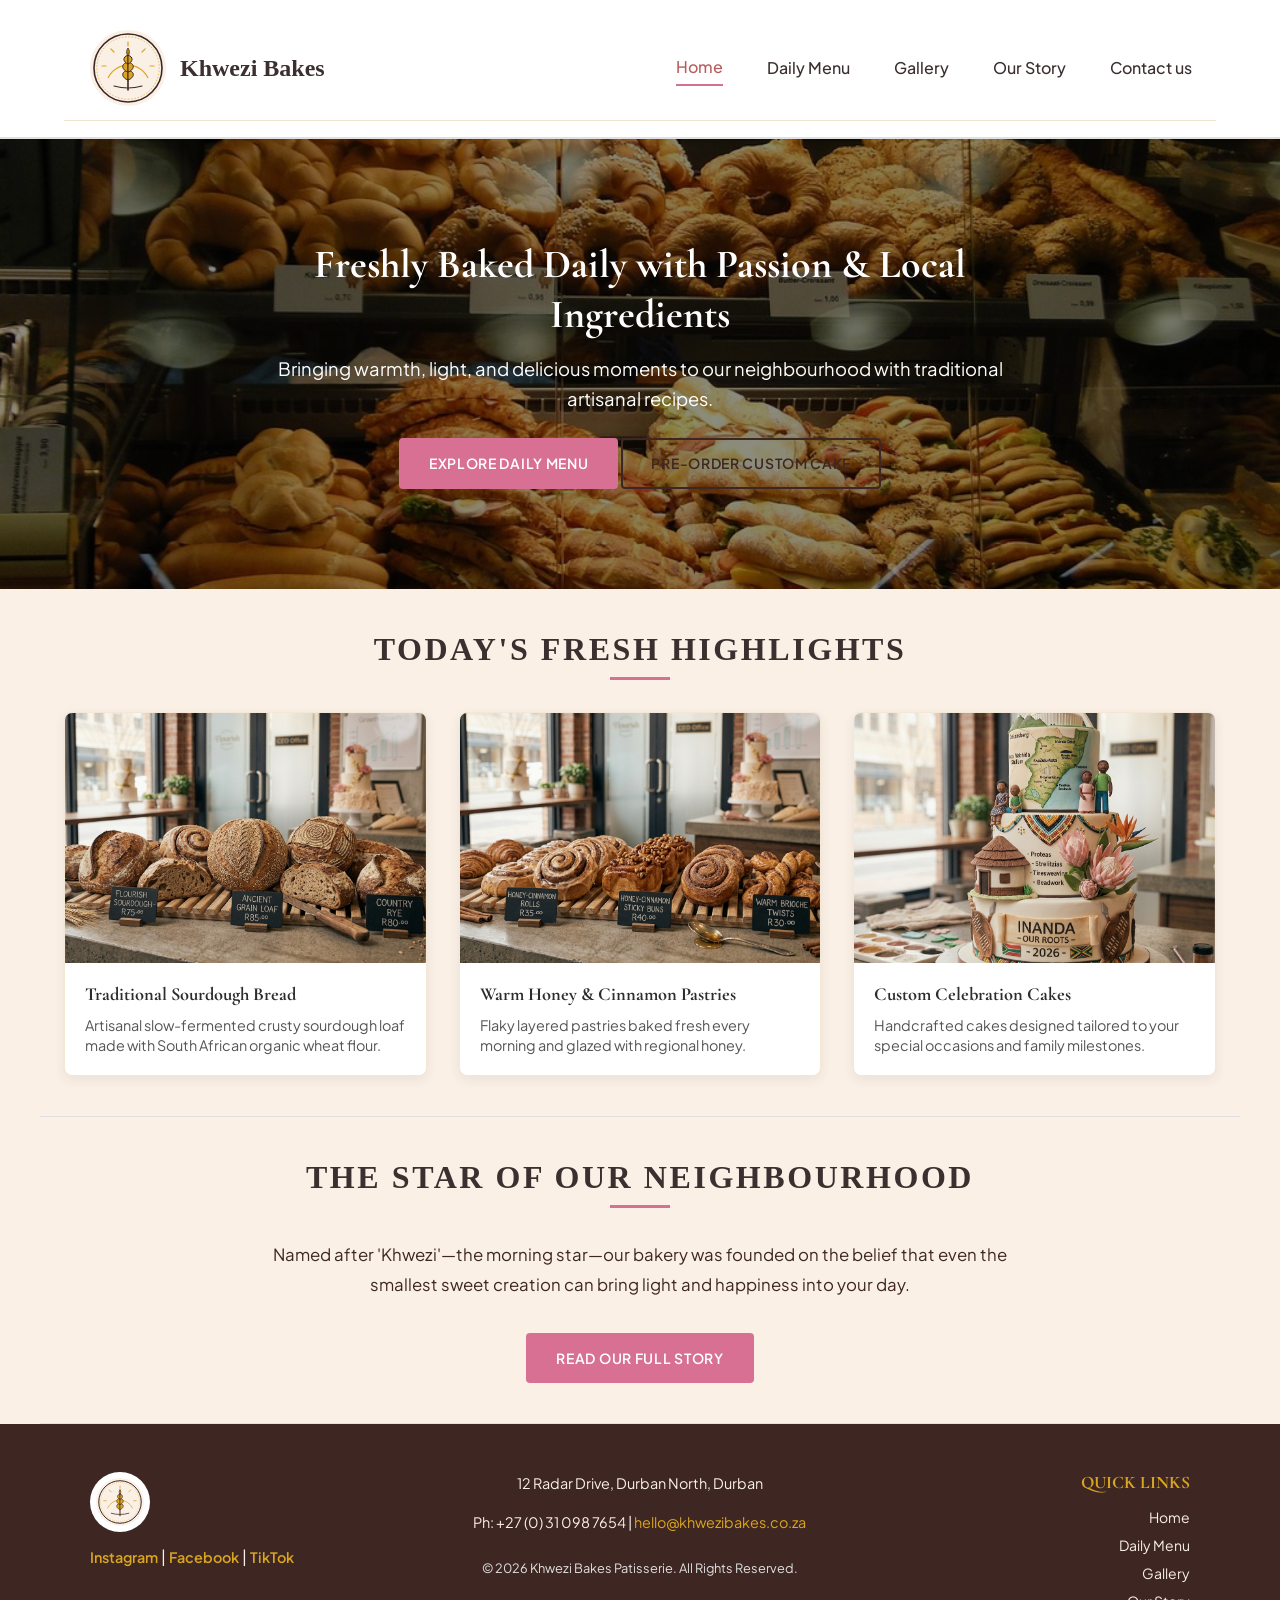
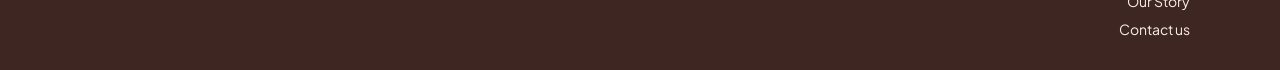
<file: index.html>
<!DOCTYPE html>
<html lang="en">

<head>
    <meta charset="UTF-8">
    <meta name="viewport" content="width=device-width, initial-scale=1.0">
    <title>Khwezi Bakes | Artisanal Bakery & Custom Cakes</title>
    <meta name="description"
        content="Khwezi Bakes offers fresh artisanal breads, flaky pastries, and custom celebration cakes in Durban North. Visit our daily menu and order today!">


   


    <!-- Open Graph Tags for Social Media Sharing -->
    <meta property="og:title" content="Khwezi Bakes | Artisanal Bakery">
    <meta property="og:description" content="Bringing warmth, light, and fresh baking to your family table.">
    <meta property="og:image" content="_images/logo.svg">
    <link rel="stylesheet" href="css_assets/styles.css">
</head>

<body>

    <!-- 
  Source Attribution:
  Code adapted from AI Collaborator (Gemini) assistance.
  Reason: Implemented for structuring the hero slideshow carousel and category filter buttons.
  Date Accessed: October 2026.
-->
    <!--Header and navigation tabs for different pages-->
    <header>
    <div id="navigation">
        <div class="nav-container">
            <!-- Logo + Title -->
            <a href="index.html" class="brand-link">
                <img src="_images/logo.svg" alt="Khwezi Bakes Logo" class="nav-logo">
                <h1>Khwezi Bakes</h1>
            </a>
            
            <!-- Mobile Hamburger Toggle Button -->
            <button class="hamburger-toggle" id="hamburgerToggle" aria-label="Toggle Navigation Menu">
                <span class="bar"></span>
                <span class="bar"></span>
                <span class="bar"></span>
            </button>

            <!-- Navigation Links -->
            <nav class="nav-links" id="navLinks">
                <a href="index.html" class="active">Home</a>
                <a href="menu.html">Daily Menu</a>
                <a href="gallery.html">Gallery</a>
                <a href="story.html">Our Story</a>
                <a href="contact.html">Contact us</a>
            </nav>
        </div>
    </div>
</header>

    <main>

        <!-- HERO BANNER WITH SLIDESHOW -->
        <section class="hero-slideshow-container">
            <!-- Background Carousel Images -->
            <div class="hero-slide active" style="background-image: url('_images/hero-menu-slide.jpg');"></div>
            <div class="hero-slide" style="background-image: url('_images/hero-order-slide.jpg');"></div>
            <div class="hero-slide" style="background-image: url('_images/hero-gallery-slide.jpg');"></div>

            <!-- Dark overlay to keep text readable -->
            <div class="hero-overlay"></div>

            <!-- Hero Content (Text & Buttons) -->
            <div class="hero-content">
                <h1>Freshly Baked Daily with Passion & Local Ingredients</h1>
                <p>Bringing warmth, light, and delicious moments to our neighbourhood with traditional artisanal
                    recipes.</p>
                <div class="hero-buttons">
                    <a href="menu.html" class="btn btn-primary">EXPLORE DAILY MENU</a>
                    <a href="contact.html" class="btn btn-secondary">PRE-ORDER CUSTOM CAKE</a>
                </div>
            </div>
        </section>

        <section class="section-container highlights-section">
            <h2 class="section-title">TODAY'S FRESH HIGHLIGHTS</h2>
            <div class="card-grid-3">
                <div class="item-card">
                    <img src="_images/highlight-1.jpg" alt="Traditional Sourdough Bread" class="responsive-img">
                    <div class="card-body">
                        <h3>Traditional Sourdough Bread</h3>
                        <p>Artisanal slow-fermented crusty sourdough loaf made with South African organic wheat flour.
                        </p>
                    </div>
                </div>

                <div class="item-card">
                    <img src="_images/highlight-2.jpg" alt="Warm Honey & Cinnamon Pastries" class="responsive-img">
                    <div class="card-body">
                        <h3>Warm Honey & Cinnamon Pastries</h3>
                        <p>Flaky layered pastries baked fresh every morning and glazed with regional honey.</p>
                    </div>
                </div>

                <div class="item-card">
                    <img src="_images/highlight-3.jpg" alt="Custom Celebration Cakes" class="responsive-img">
                    <div class="card-body">
                        <h3>Custom Celebration Cakes</h3>
                        <p>Handcrafted cakes designed tailored to your special occasions and family milestones.</p>
                    </div>
                </div>
            </div>
        </section>

        <!--Quick story of khwezi bakes and a cta button-->
        <section class="section-container story-teaser-section">
            <h2 class="section-title">THE STAR OF OUR NEIGHBOURHOOD</h2>
            <div class="narrative-content" style="text-align: center; max-width: 800px; margin: 0 auto;">
                <p>Named after 'Khwezi'—the morning star—our bakery was founded on the belief that even the smallest
                    sweet creation can bring light and happiness into your day.</p>
                <div class="cta-wrap">
                    <a href="story.html" class="btn btn-primary">Read Our Full Story</a>
                </div>
            </div>
        </section>
    </main>

    <!-- IMAGE LIGHTBOX MODAL -->
    <div id="imageModal" class="image-modal">
        <span class="close-modal">&times;</span>
        <img class="modal-content" id="modalImg" alt="Enlarged Cake Preview">
    </div>

    <!--website footer containing social media links (fictional), 
contact info, quick links to website pages and branded copyright khwezi bakes text-->
    <footer class="site-footer">
        <div class="footer-container">
            <div class="footer-col footer-left">
                <img src="_images/logo.svg" alt="Khwezi Bakes Logo" class="footer-logo">
                <div class="social-links">
                    <a href="https://www.instagram.com/khwezibakes_sa/" target="_blank"
                        rel="noopener noreferrer">Instagram</a> |
                    <a href="https://www.facebook.com/share/19zCnnTtfj/" target="_blank"
                        rel="noopener noreferrer">Facebook</a> |
                    <a href="https://www.tiktok.com/@khwezi.bakes.pati" target="_blank"
                        rel="noopener noreferrer">TikTok</a>
                </div>
            </div>

            <div class="footer-col footer-center">
                <p class="footer-address">12 Radar Drive, Durban North, Durban</p>
                <p class="footer-contact">Ph: +27 (0) 31 098 7654 | <a
                        href="mailto:hello@khwezibakes.co.za">hello@khwezibakes.co.za</a></p>
                <p class="copyright">&copy; 2026 Khwezi Bakes Patisserie. All Rights Reserved.</p>
            </div>

            <div class="footer-col footer-right">
                <h4>QUICK LINKS</h4>
                <div class="footer-nav">
                    <a href="index.html">Home</a>
                    <a href="menu.html">Daily Menu</a>
                    <a href="gallery.html">Gallery</a>
                    <a href="story.html">Our Story</a>
                    <a href="contact.html">Contact us</a>
                </div>
            </div>
        </div>
    </footer>
    <script src="script.js"></script>
</body>

</html>
</file>
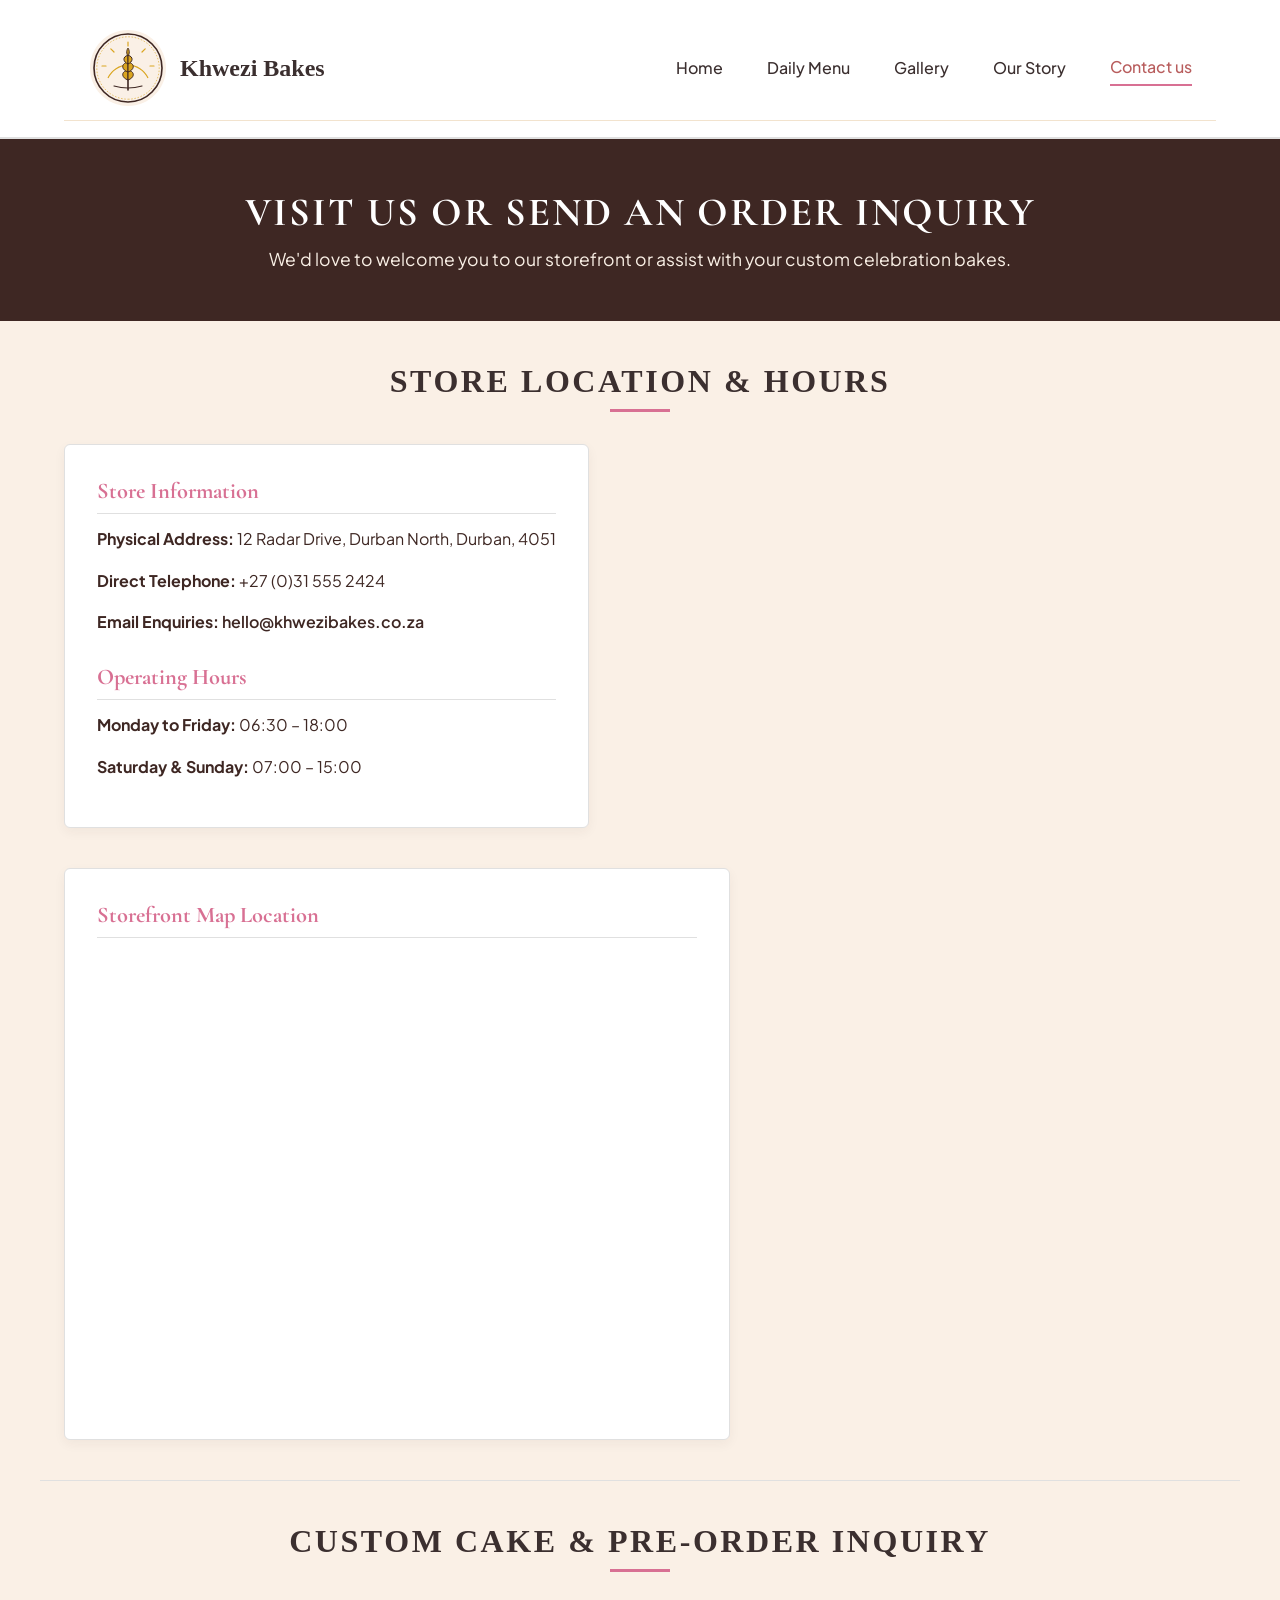
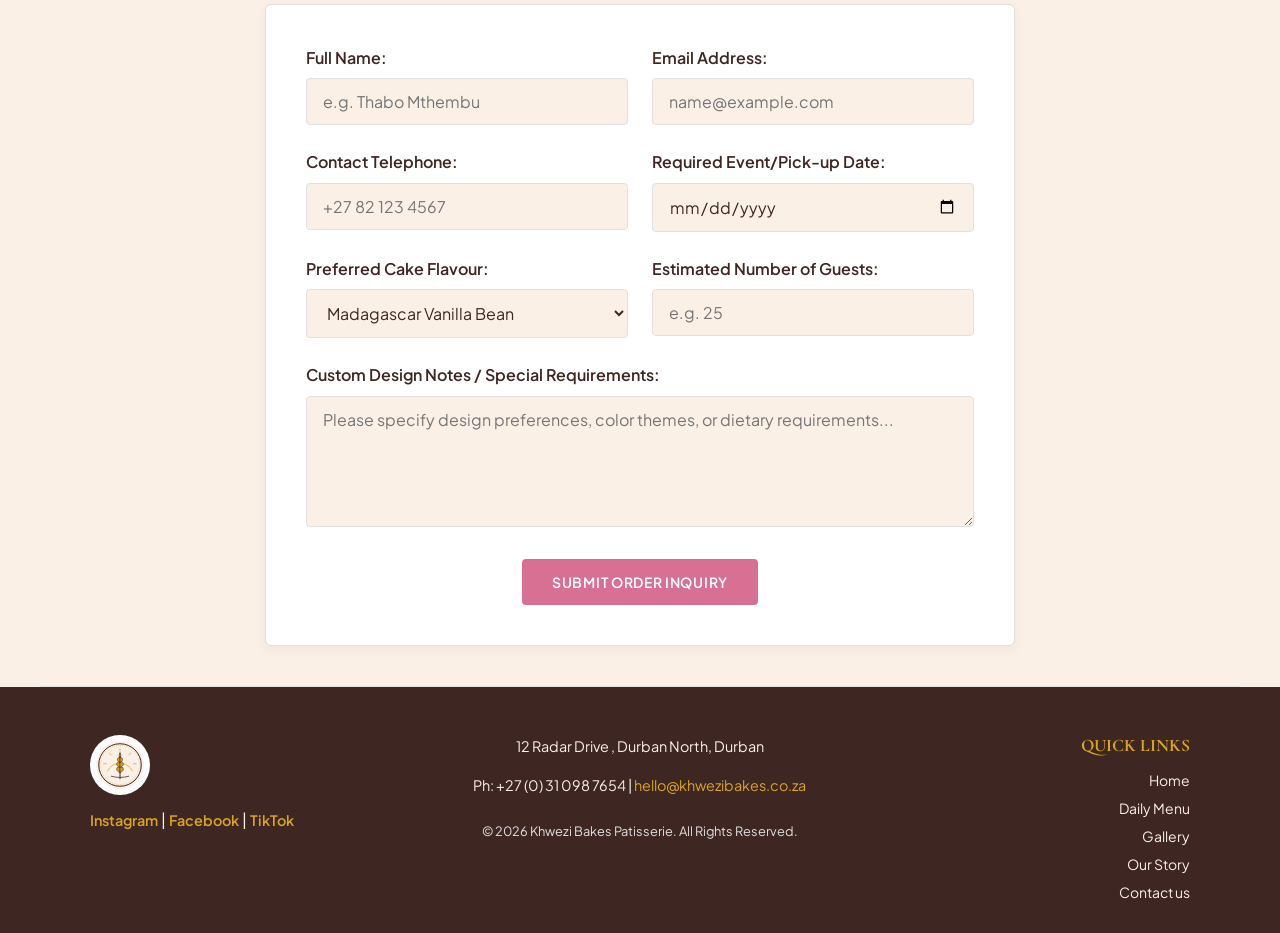
<file: contact.html>
<!DOCTYPE html>
<html lang="en">

<head>
    <meta charset="UTF-8">
    <meta name="viewport" content="width=device-width, initial-scale=1.0">
    <title>Khwezi Bakes | Artisanal Bakery & Custom Cakes</title>
    <meta name="description"
        content="Khwezi Bakes offers fresh artisanal breads, flaky pastries, and custom celebration cakes in Durban North. Visit our daily menu and order today!">


    <!-- Open Graph Tags for Social Media Sharing -->
    <meta property="og:title" content="Khwezi Bakes | Artisanal Bakery">
    <meta property="og:description" content="Bringing warmth, light, and fresh baking to your family table.">
    <meta property="og:image" content="_images/logo.svg">
    <link rel="stylesheet" href="css_assets/styles.css">
</head>

<body>


    <!--The below block of code was adapted from Gemini AI (2026)-->
    <!-- HEADER & NAVIGATION-->
    <header>
        <div id="navigation">
            <div class="nav-container">
                <!-- Logo + Title -->
                <a href="index.html" class="brand-link">
                    <img src="_images/logo.svg" alt="Khwezi Bakes Logo" class="nav-logo">
                    <h1>Khwezi Bakes</h1>
                </a>

                <!-- Mobile Hamburger Toggle Button -->
                <button class="hamburger-toggle" id="hamburgerToggle" aria-label="Toggle Navigation Menu">
                    <span class="bar"></span>
                    <span class="bar"></span>
                    <span class="bar"></span>
                </button>

                <!-- Navigation Links -->
                <nav class="nav-links" id="navLinks">
                    <a href="index.html">Home</a>
                    <a href="menu.html">Daily Menu</a>
                    <a href="gallery.html">Gallery</a>
                    <a href="story.html">Our Story</a>
                    <a href="contact.html" class="active">Contact us</a>
                </nav>
            </div>
        </div>
    </header>

    <main>
        <!-- PAGE HERO / HEADER -->
        <section class="page-title-section">
            <h2>Visit Us or Send an Order Inquiry</h2>
            <p>We'd love to welcome you to our storefront or assist with your custom celebration bakes.</p>
        </section>

        <!-- STORE INFO & MAP GRID -->
        <section class="section-container contact-info-section">
            <h2 class="section-title">STORE LOCATION & HOURS</h2>
            <div class="contact-grid">
                <div class="info-card">
                    <div class="info-block">
                        <h3>Store Information</h3>
                        <p><strong>Physical Address:</strong> 12 Radar Drive, Durban North, Durban, 4051</p>
                        <p><strong>Direct Telephone:</strong> +27 (0)31 555 2424</p>
                        <p><strong>Email Enquiries:</strong> <a
                                href="mailto:hello@khwezibakes.co.za">hello@khwezibakes.co.za</a></p>
                    </div>

                    <div class="info-block">
                        <h3>Operating Hours</h3>
                        <p><strong>Monday to Friday:</strong> 06:30 – 18:00</p>
                        <p><strong>Saturday & Sunday:</strong> 07:00 – 15:00</p>
                    </div>
                </div>

                <div class="map-card">
                    <h3>Storefront Map Location</h3>
                    <div class="map-wrapper">
                        <iframe
                            src="https://www.google.com/maps/embed?pb=!1m18!1m12!1m3!1d3462.3386732452354!2d31.035617799999997!3d-29.796758600000004!2m3!1f0!2f0!3f0!3m2!1i1024!2i768!4f13.1!3m3!1m2!1s0x1ef707aa871594bd%3A0x8f02f03f86d820cd!2sEmeris%20-%20Durban%20North%20Campus!5e0!3m2!1sen!2sza!4v1791199201729!5m2!1sen!2sza"
                            width="600" height="450" style="border:0;" allowfullscreen="" loading="lazy"
                            referrerpolicy="strict-origin-when-cross-origin">
                        </iframe>
                        </iframe>
                    </div>
                </div>
            </div>
        </section>

        <!-- CUSTOM CAKE & PRE-ORDER INQUIRY FORM -->
        <section class="section-container form-section">
            <h2 class="section-title">CUSTOM CAKE & PRE-ORDER INQUIRY</h2>
            <div class="estimator-card form-card">
                <form action="#" method="post" class="inquiry-form">
                    <div class="form-row">
                        <div class="form-group">
                            <label for="customer-name">Full Name:</label>
                            <input type="text" id="customer-name" name="customer-name" class="form-control"
                                placeholder="e.g. Thabo Mthembu" required>
                        </div>

                        <div class="form-group">
                            <label for="customer-email">Email Address:</label>
                            <input type="email" id="customer-email" name="customer-email" class="form-control"
                                placeholder="name@example.com" required>
                        </div>
                    </div>

                    <div class="form-row">
                        <div class="form-group">
                            <label for="customer-phone">Contact Telephone:</label>
                            <input type="tel" id="customer-phone" name="customer-phone" class="form-control"
                                placeholder="+27 82 123 4567" required>
                        </div>

                        <div class="form-group">
                            <label for="event-date">Required Event/Pick-up Date:</label>
                            <input type="date" id="event-date" name="event-date" class="form-control" required>
                        </div>
                    </div>

                    <div class="form-row">
                        <div class="form-group">
                            <label for="cake-flavour">Preferred Cake Flavour:</label>
                            <select id="cake-flavour" name="cake-flavour" class="form-control">
                                <option value="vanilla">Madagascar Vanilla Bean</option>
                                <option value="chocolate">Belgian Cocoa Fudge</option>
                                <option value="red-velvet">Traditional Red Velvet</option>
                                <option value="carrot">Spiced Carrot & Pecan</option>
                                <option value="other">Other / Custom Request</option>
                            </select>
                        </div>

                        <div class="form-group">
                            <label for="guest-count">Estimated Number of Guests:</label>
                            <input type="number" id="guest-count" name="guest-count" min="1" class="form-control"
                                placeholder="e.g. 25" required>
                        </div>
                    </div>

                    <div class="form-group">
                        <label for="order-notes">Custom Design Notes / Special Requirements:</label>
                        <textarea id="order-notes" name="order-notes" rows="5" class="form-control"
                            placeholder="Please specify design preferences, color themes, or dietary requirements..."></textarea>
                    </div>

                    <div class="cta-wrap">
                        <button type="submit" class="btn btn-primary">Submit Order Inquiry</button>
                    </div>
                </form>
            </div>
        </section>
    </main>

    <!-- FOOTER -->
    <footer class="site-footer">
        <div class="footer-container">
            <div class="footer-col footer-left">
                <img src="_images/logo.svg" alt="Khwezi Bakes Logo" class="footer-logo">
                <div class="social-links">
                    <a href="https://www.instagram.com/khwezibakes_sa/" target="_blank"
                        rel="noopener noreferrer">Instagram</a> |
                    <a href="https://www.facebook.com/share/19zCnnTtfj/" target="_blank"
                        rel="noopener noreferrer">Facebook</a> |
                    <a href="https://www.tiktok.com/@khwezi.bakes.pati" target="_blank"
                        rel="noopener noreferrer">TikTok</a>
                </div>
            </div>

            <div class="footer-col footer-center">
                <p class="footer-address">12 Radar Drive , Durban North, Durban</p>
                <p class="footer-contact">Ph: +27 (0) 31 098 7654 | <a
                        href="mailto:hello@khwezibakes.co.za">hello@khwezibakes.co.za</a></p>
                <p class="copyright">&copy; 2026 Khwezi Bakes Patisserie. All Rights Reserved.</p>
            </div>

            <div class="footer-col footer-right">
                <h4>QUICK LINKS</h4>
                <div class="footer-nav">
                    <a href="index.html">Home</a>
                    <a href="menu.html">Daily Menu</a>
                    <a href="gallery.html">Gallery</a>
                    <a href="story.html">Our Story</a>
                    <a href="contact.html">Contact us</a>
                </div>
            </div>
        </div>
    </footer>
    <script src="script.js"></script>
</body>

</html>
</file>
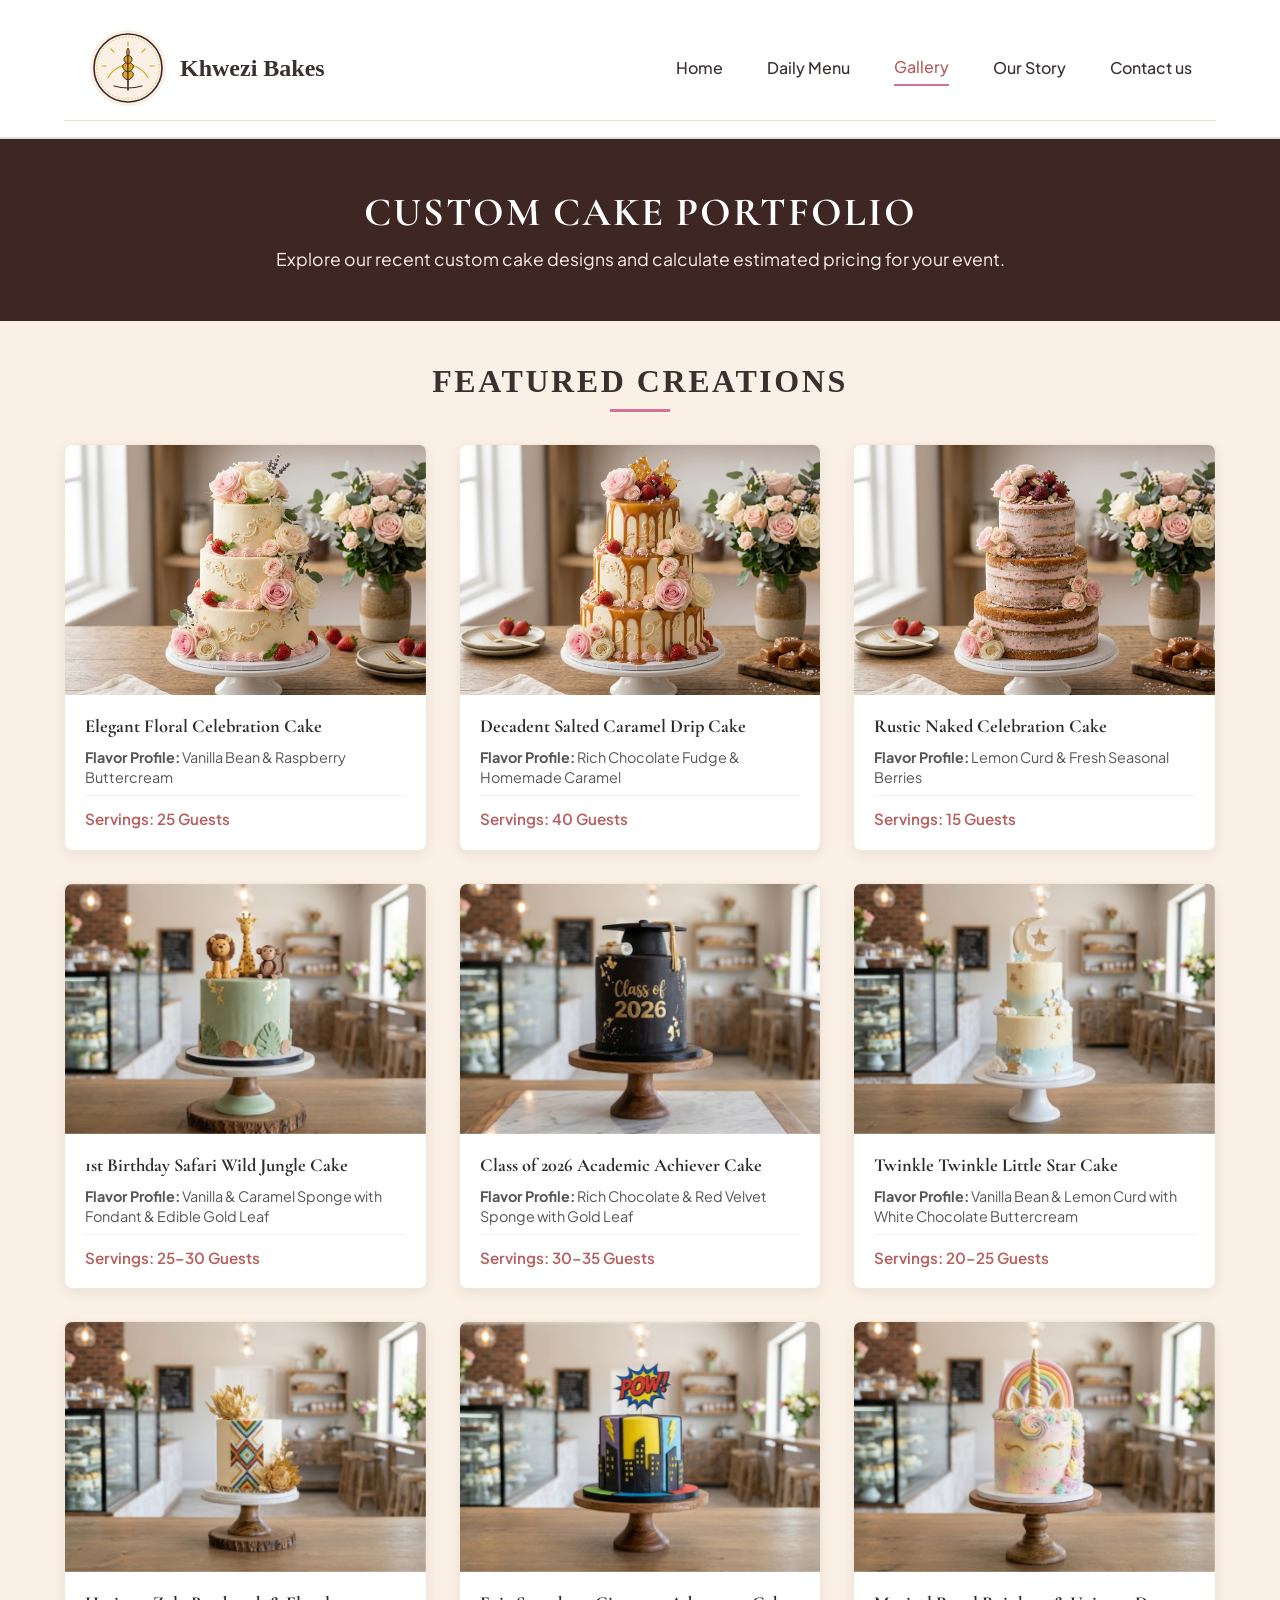
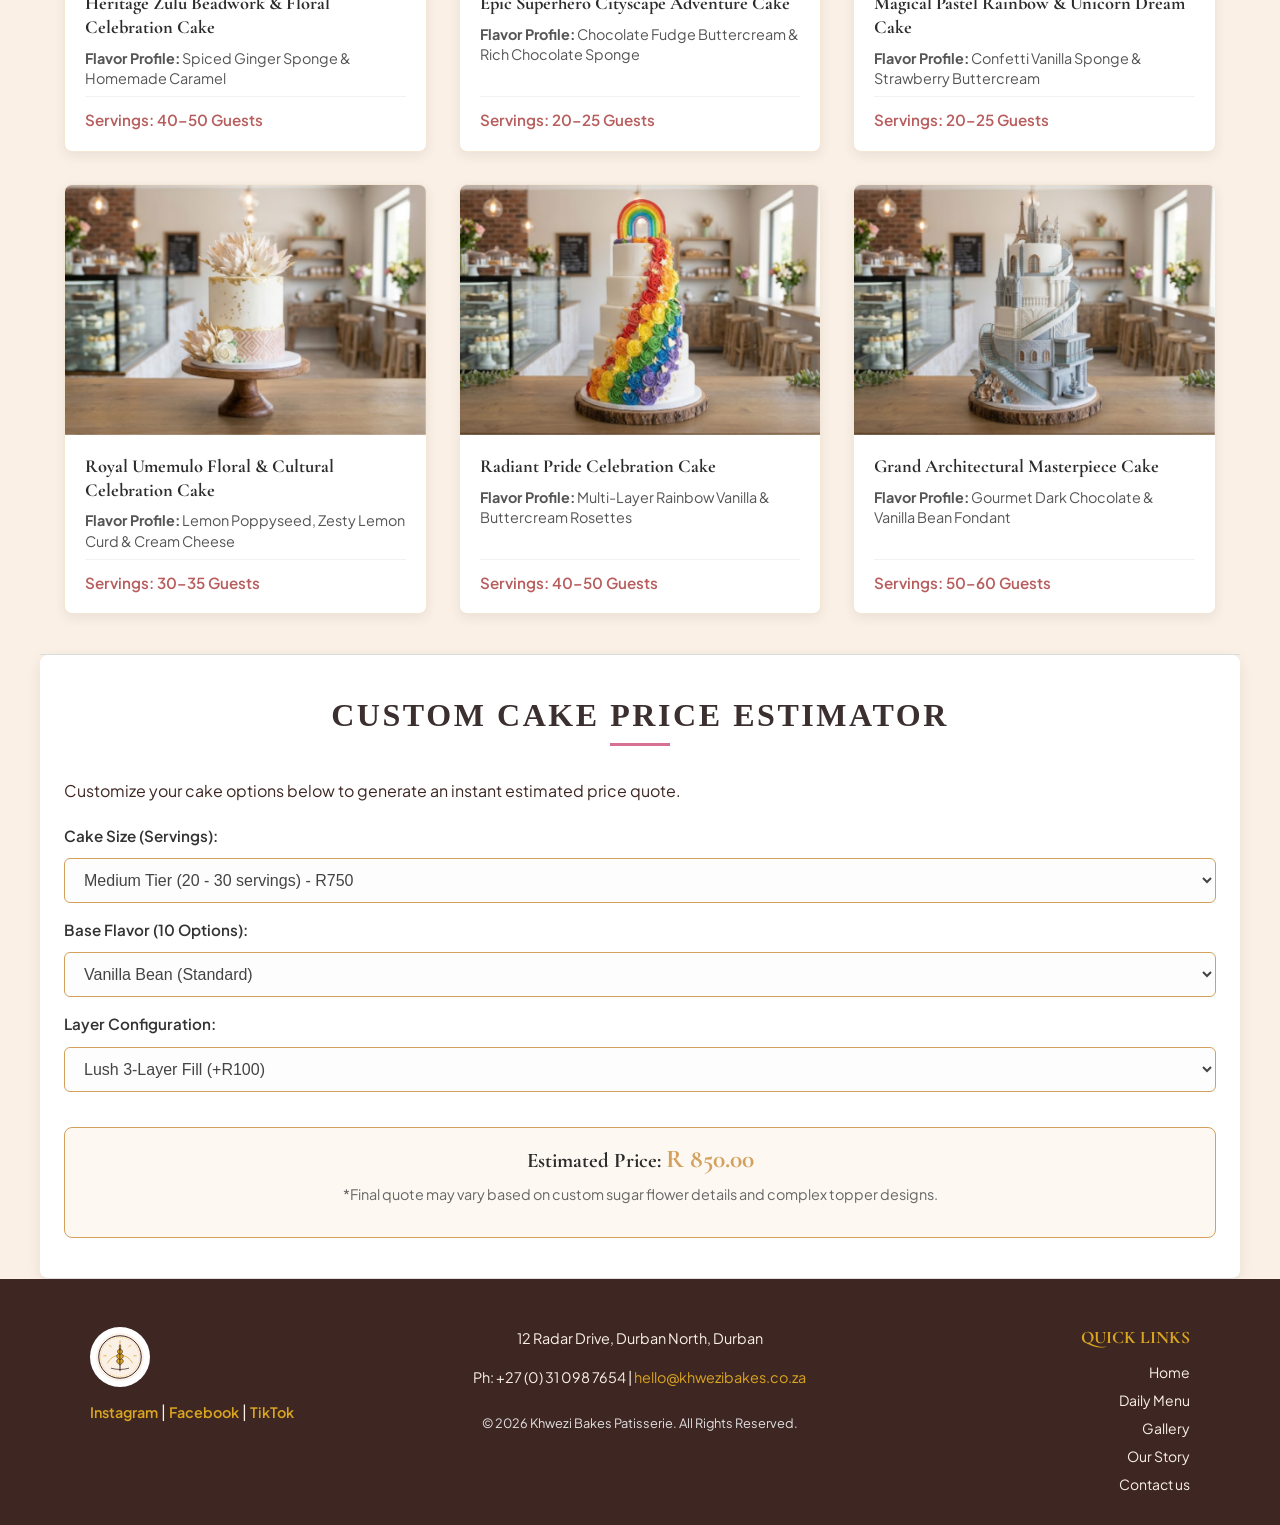
<file: gallery.html>
<!DOCTYPE html>
<html lang="en">

<head>
    <meta charset="UTF-8">
    <meta name="viewport" content="width=device-width, initial-scale=1.0">
    <title>Khwezi Bakes | Artisanal Bakery & Custom Cakes</title>
    <meta name="description"
        content="Khwezi Bakes offers fresh artisanal breads, flaky pastries, and custom celebration cakes in Durban North. Visit our daily menu and order today!">


    

    <!-- Open Graph Tags for Social Media Sharing -->
    <meta property="og:title" content="Khwezi Bakes | Artisanal Bakery">
    <meta property="og:description" content="Bringing warmth, light, and fresh baking to your family table.">
    <meta property="og:image" content="_images/logo.svg">
    <link rel="stylesheet" href="css_assets/styles.css">
</head>

<body>

    <!-- 
  Source Attribution:
  Code adapted from AI Collaborator (Gemini) assistance.
  Reason: Custom cake estimator logic.
  Date Accessed: October 2026.
-->
    <!-- HEADER & NAVIGATION  -->
    <header>
    <div id="navigation">
        <div class="nav-container">
            <!-- Logo + Title -->
            <a href="index.html" class="brand-link">
                <img src="_images/logo.svg" alt="Khwezi Bakes Logo" class="nav-logo">
                <h1>Khwezi Bakes</h1>
            </a>
            
            <!-- Mobile Hamburger Toggle Button -->
            <button class="hamburger-toggle" id="hamburgerToggle" aria-label="Toggle Navigation Menu">
                <span class="bar"></span>
                <span class="bar"></span>
                <span class="bar"></span>
            </button>

            <!-- Navigation Links -->
            <nav class="nav-links" id="navLinks">
                <a href="index.html">Home</a>
                <a href="menu.html">Daily Menu</a>
                <a href="gallery.html" class="active">Gallery</a>
                <a href="story.html">Our Story</a>
                <a href="contact.html" >Contact us</a>
            </nav>
        </div>
    </div>
</header>

    <main>
        <!-- PAGE HERO / HEADER -->
        <section class="page-title-section">
            <h2>Custom Cake Portfolio</h2>
            <p>Explore our recent custom cake designs and calculate estimated pricing for your event.</p>
        </section>

        <!-- PORTFOLIO GALLERY GRID -->
        <section class="section-container gallery-section">
            <h2 class="section-title">FEATURED CREATIONS</h2>
            <div class="card-grid-3">

                <!-- Original 3 Featured Creations -->
                <div class="item-card">
                    <img src="_images/most-wanted-1.jpg" alt="Elegant Floral Celebration Cake" class="responsive-img">
                    <div class="card-body">
                        <h3>Elegant Floral Celebration Cake</h3>
                        <p><strong>Flavor Profile:</strong> Vanilla Bean & Raspberry Buttercream</p>
                        <p class="price-tag">Servings: 25 Guests</p>
                    </div>
                </div>

                <div class="item-card">
                    <img src="_images/most-wanted-2.jpg" alt="Decadent Salted Caramel Drip Cake" class="responsive-img">
                    <div class="card-body">
                        <h3>Decadent Salted Caramel Drip Cake</h3>
                        <p><strong>Flavor Profile:</strong> Rich Chocolate Fudge & Homemade Caramel</p>
                        <p class="price-tag">Servings: 40 Guests</p>
                    </div>
                </div>

                <div class="item-card">
                    <img src="_images/most-wanted-3.jpg" alt="Rustic Naked Celebration Cake" class="responsive-img">
                    <div class="card-body">
                        <h3>Rustic Naked Celebration Cake</h3>
                        <p><strong>Flavor Profile:</strong> Lemon Curd & Fresh Seasonal Berries</p>
                        <p class="price-tag">Servings: 15 Guests</p>
                    </div>
                </div>

                <!-- 9 Expanded Catalog Creations -->
                <div class="item-card">
                    <img src="_images/baby-theme-cake.jpg" alt="1st Birthday Safari Wild Jungle Cake"
                        class="responsive-img">
                    <div class="card-body">
                        <h3>1st Birthday Safari Wild Jungle Cake</h3>
                        <p><strong>Flavor Profile:</strong> Vanilla & Caramel Sponge with Fondant & Edible Gold Leaf</p>
                        <p class="price-tag">Servings: 25–30 Guests</p>
                    </div>
                </div>

                <div class="item-card">
                    <img src="_images/gradu-ate.jpg" alt="Class of 2026 Academic Achiever Cake" class="responsive-img">
                    <div class="card-body">
                        <h3>Class of 2026 Academic Achiever Cake</h3>
                        <p><strong>Flavor Profile:</strong> Rich Chocolate & Red Velvet Sponge with Gold Leaf</p>
                        <p class="price-tag">Servings: 30–35 Guests</p>
                    </div>
                </div>

                <div class="item-card">
                    <img src="_images/oh-baby.jpg" alt="Twinkle Twinkle Little Star Cake" class="responsive-img">
                    <div class="card-body">
                        <h3>Twinkle Twinkle Little Star Cake</h3>
                        <p><strong>Flavor Profile:</strong> Vanilla Bean & Lemon Curd with White Chocolate Buttercream
                        </p>
                        <p class="price-tag">Servings: 20–25 Guests</p>
                    </div>
                </div>

                <div class="item-card">
                    <img src="_images/traditional-bakes.jpg" alt="Heritage Zulu Beadwork & Floral Celebration Cake"
                        class="responsive-img">
                    <div class="card-body">
                        <h3>Heritage Zulu Beadwork & Floral Celebration Cake</h3>
                        <p><strong>Flavor Profile:</strong> Spiced Ginger Sponge & Homemade Caramel</p>
                        <p class="price-tag">Servings: 40–50 Guests</p>
                    </div>
                </div>

                <div class="item-card">
                    <img src="_images/superhero-cake.jpg" alt="Epic Superhero Cityscape Adventure Cake"
                        class="responsive-img">
                    <div class="card-body">
                        <h3>Epic Superhero Cityscape Adventure Cake</h3>
                        <p><strong>Flavor Profile:</strong> Chocolate Fudge Buttercream & Rich Chocolate Sponge</p>
                        <p class="price-tag">Servings: 20–25 Guests</p>
                    </div>
                </div>

                <div class="item-card">
                    <img src="_images/unicorn-cake.jpg" alt="Magical Pastel Rainbow & Unicorn Dream Cake"
                        class="responsive-img">
                    <div class="card-body">
                        <h3>Magical Pastel Rainbow & Unicorn Dream Cake</h3>
                        <p><strong>Flavor Profile:</strong> Confetti Vanilla Sponge & Strawberry Buttercream</p>
                        <p class="price-tag">Servings: 20–25 Guests</p>
                    </div>
                </div>

                <div class="item-card">
                    <img src="_images/floral-elegance.jpg" alt="Royal Umemulo Floral & Cultural Celebration Cake"
                        class="responsive-img">
                    <div class="card-body">
                        <h3>Royal Umemulo Floral & Cultural Celebration Cake</h3>
                        <p><strong>Flavor Profile:</strong> Lemon Poppyseed, Zesty Lemon Curd & Cream Cheese</p>
                        <p class="price-tag">Servings: 30–35 Guests</p>
                    </div>
                </div>

                <div class="item-card">
                    <img src="_images/pride-celebration.jpg" alt="Radiant Pride Celebration Cake"
                        class="responsive-img">
                    <div class="card-body">
                        <h3>Radiant Pride Celebration Cake</h3>
                        <p><strong>Flavor Profile:</strong> Multi-Layer Rainbow Vanilla & Buttercream Rosettes</p>
                        <p class="price-tag">Servings: 40–50 Guests</p>
                    </div>
                </div>

                <div class="item-card">
                    <img src="_images/castle-queen.jpg" alt="Grand Architectural Masterpiece Cake"
                        class="responsive-img">
                    <div class="card-body">
                        <h3>Grand Architectural Masterpiece Cake</h3>
                        <p><strong>Flavor Profile:</strong> Gourmet Dark Chocolate & Vanilla Bean Fondant</p>
                        <p class="price-tag">Servings: 50–60 Guests</p>
                    </div>
                </div>

            </div>
        </section>

        <!-- CUSTOM CAKE PRICE ESTIMATOR -->
        <section class="section-container price-estimator-section">
            <h2 class="section-title">Custom Cake Price Estimator</h2>
            <p>Customize your cake options below to generate an instant estimated price quote.</p>

            <div class="estimator-form">
                <label for="cakeSize">Cake Size (Servings):</label>
                <select id="cakeSize">
                    <option value="450">Small Tier (10 - 15 servings) - R450</option>
                    <option value="750" selected>Medium Tier (20 - 30 servings) - R750</option>
                    <option value="1200">Large Tier (40 - 50 servings) - R1200</option>
                    <option value="1800">Two-Tier Celebration (60 - 80 servings) - R1800</option>
                </select>

                <label for="cakeFlavor">Base Flavor (10 Options):</label>
                <select id="cakeFlavor">
                    <option value="0">Vanilla Bean (Standard)</option>
                    <option value="0">Classic Chocolate (Standard)</option>
                    <option value="50">Rich Red Velvet (+R50)</option>
                    <option value="40">Lemon Poppyseed (+R40)</option>
                    <option value="60">Blueberry Compote Sponge (+R60)</option>
                    <option value="70">Salted Caramel Sponge (+R70)</option>
                    <option value="80">Carrot & Pecan Spice (+R80)</option>
                    <option value="60">Zesty Orange Blossom (+R60)</option>
                    <option value="90">Hazelnut Praline (+R90)</option>
                    <option value="50">Marble Chocolate-Vanilla (+R50)</option>
                </select>

                <label for="cakeLayers">Layer Configuration:</label>
                <select id="cakeLayers">
                    <option value="0">Standard 2-Layer Fill</option>
                    <option value="100" selected>Lush 3-Layer Fill (+R100)</option>
                    <option value="200">Extra Tall 4-Layer (+R200)</option>
                </select>

                <div class="estimator-result"
                    style="margin-top: 20px; padding: 15px; background: #fdf8f2; border: 1px solid #d3a15c; text-align: center;">
                    <h3>Estimated Price: <span id="estimatedPrice">R 850.00</span></h3>
                    <p style="font-size: 0.9rem; color: #666;">*Final quote may vary based on custom sugar flower
                        details and complex topper designs.</p>
                </div>
            </div>
        </section>
    </main>

    <!-- IMAGE LIGHTBOX MODAL -->
    <div id="imageModal" class="image-modal">
        <span class="close-modal">&times;</span>
        <img class="modal-content" id="modalImg" alt="Enlarged Cake Preview">
    </div>

    <!-- FOOTER -->
    <footer class="site-footer">
        <div class="footer-container">
            <div class="footer-col footer-left">
                <img src="_images/logo.svg" alt="Khwezi Bakes Logo" class="footer-logo">
                <div class="social-links">
                    <a href="https://www.instagram.com/khwezibakes_sa/" target="_blank"
                        rel="noopener noreferrer">Instagram</a> |
                    <a href="https://www.facebook.com/share/19zCnnTtfj/" target="_blank"
                        rel="noopener noreferrer">Facebook</a> |
                    <a href="https://www.tiktok.com/@khwezi.bakes.pati" target="_blank"
                        rel="noopener noreferrer">TikTok</a>
                </div>
            </div>

            <div class="footer-col footer-center">
                <p class="footer-address">12 Radar Drive, Durban North, Durban</p>
                <p class="footer-contact">Ph: +27 (0) 31 098 7654 | <a
                        href="mailto:hello@khwezibakes.co.za">hello@khwezibakes.co.za</a></p>
                <p class="copyright">&copy; 2026 Khwezi Bakes Patisserie. All Rights Reserved.</p>
            </div>

            <div class="footer-col footer-right">
                <h4>QUICK LINKS</h4>
                <div class="footer-nav">
                    <a href="index.html">Home</a>
                    <a href="menu.html">Daily Menu</a>
                    <a href="gallery.html">Gallery</a>
                    <a href="story.html">Our Story</a>
                    <a href="contact.html">Contact us</a>
                </div>
            </div>
        </div>
    </footer>
    <script src="script.js"></script>
</body>

</html>
</file>
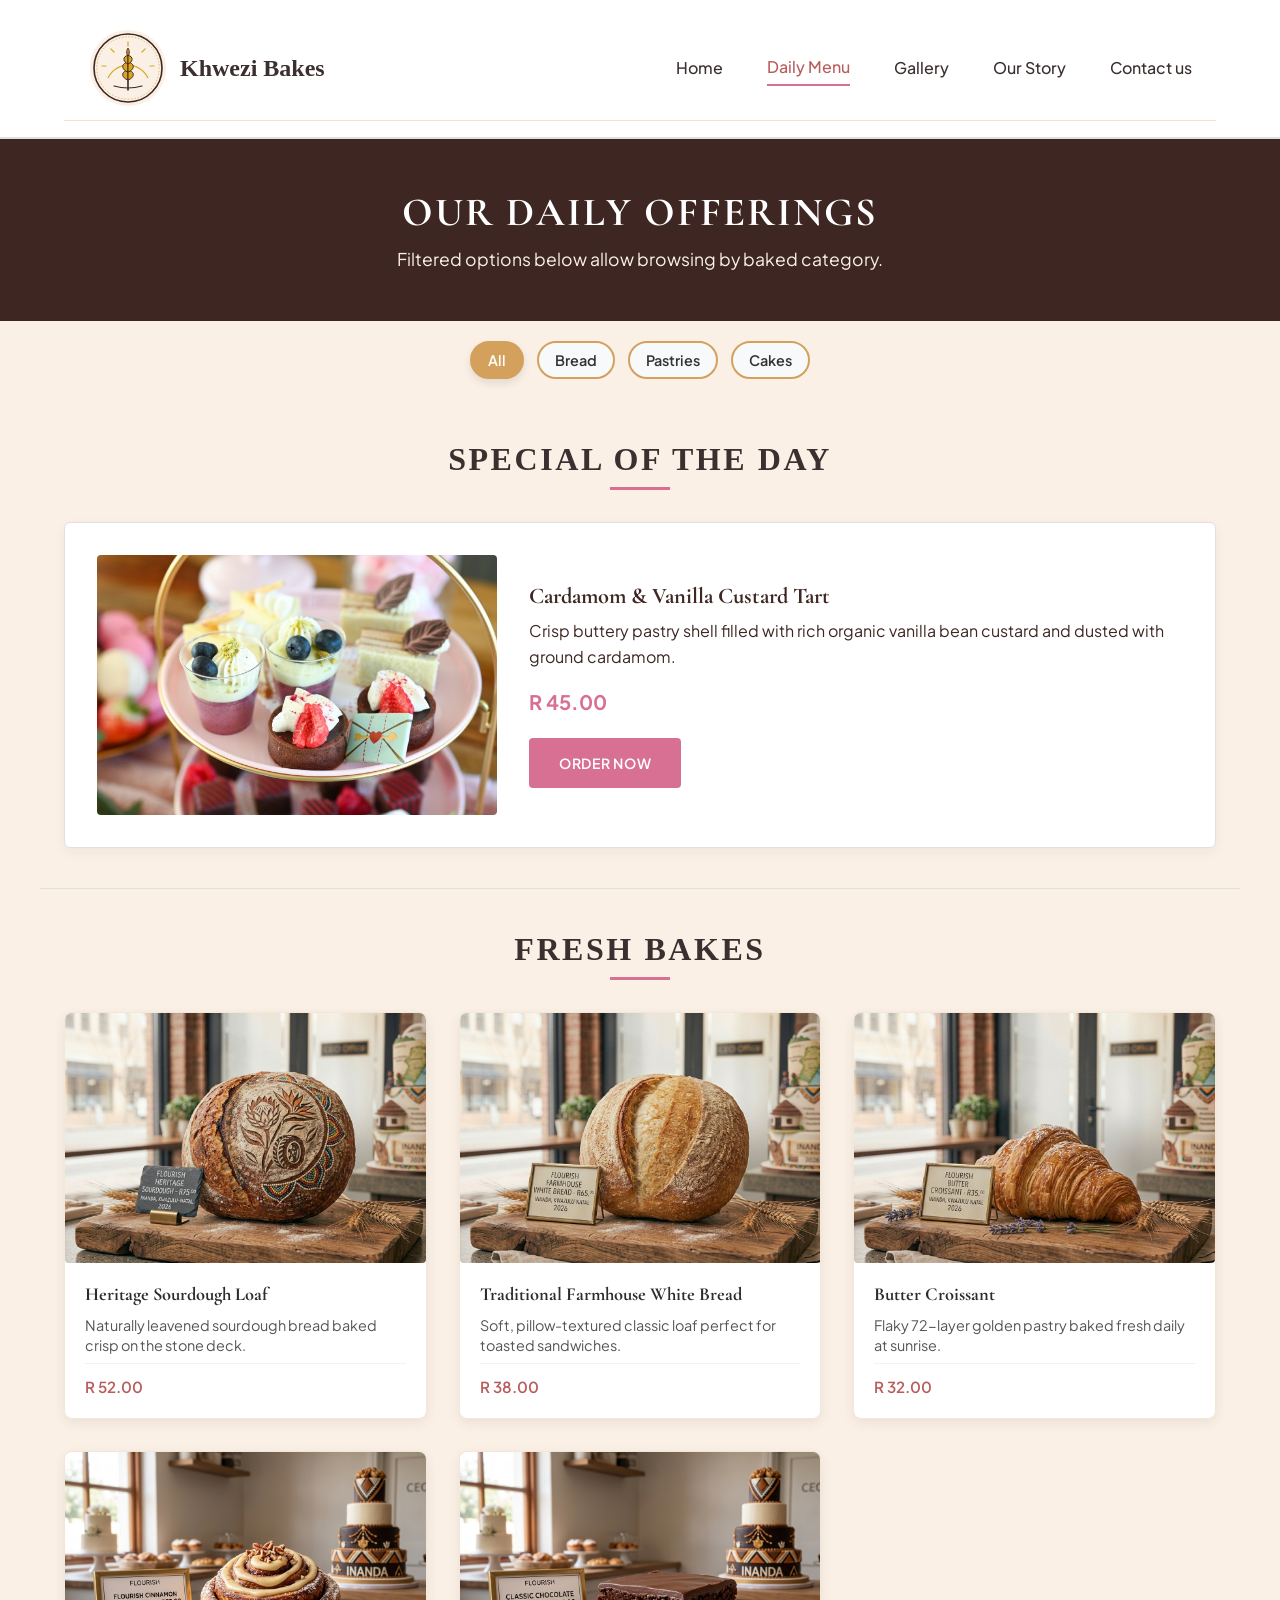
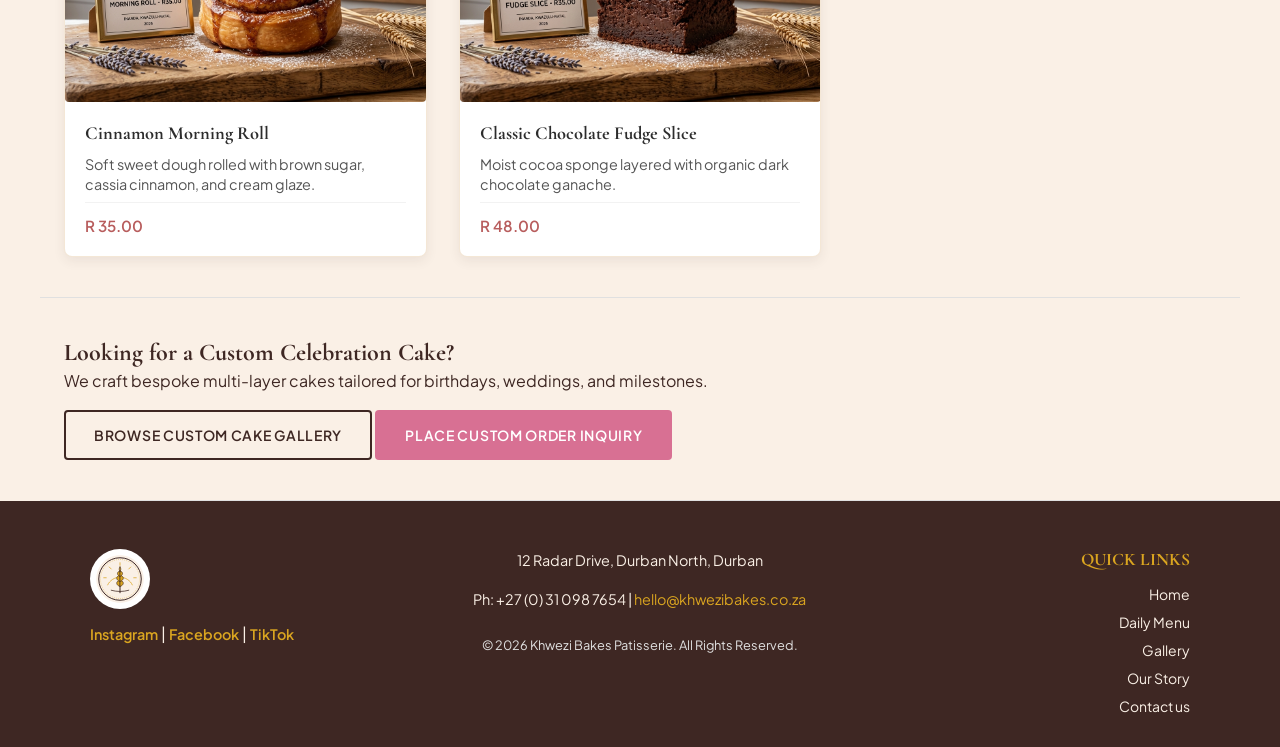
<file: menu.html>
<!DOCTYPE html>
<html lang="en">

<head>
    <meta charset="UTF-8">
    <meta name="viewport" content="width=device-width, initial-scale=1.0">
    <title>Khwezi Bakes | Artisanal Bakery & Custom Cakes</title>
    <meta name="description"
        content="Khwezi Bakes offers fresh artisanal breads, flaky pastries, and custom celebration cakes in Durban North. Visit our daily menu and order today!">





    <!-- Open Graph Tags for Social Media Sharing -->
    <meta property="og:title" content="Khwezi Bakes | Artisanal Bakery">
    <meta property="og:description" content="Bringing warmth, light, and fresh baking to your family table.">
    <meta property="og:image" content="_images/logo.svg">
    <link rel="stylesheet" href="css_assets/styles.css">
</head>

<body>


    <!-- 
  Source Attribution:
  Code adapted from AI Collaborator (Gemini) assistance.
  Reason: Implemented for structuring the hero slideshow carousel and category filter buttons.
  Date Accessed: October 2026.
-->
    <!-- HEADER & NAVIGATION (Using Table Structure) -->
    <header>
        <div id="navigation">
            <div class="nav-container">
                <!-- Logo + Title -->
                <a href="index.html" class="brand-link">
                    <img src="_images/logo.svg" alt="Khwezi Bakes Logo" class="nav-logo">
                    <h1>Khwezi Bakes</h1>
                </a>

                <!-- Mobile Hamburger Toggle Button -->
                <button class="hamburger-toggle" id="hamburgerToggle" aria-label="Toggle Navigation Menu">
                    <span class="bar"></span>
                    <span class="bar"></span>
                    <span class="bar"></span>
                </button>

                <!-- Navigation Links -->
                <nav class="nav-links" id="navLinks">
                    <a href="index.html">Home</a>
                    <a href="menu.html" class="active">Daily Menu</a>
                    <a href="gallery.html">Gallery</a>
                    <a href="story.html">Our Story</a>
                    <a href="contact.html">Contact us</a>
                </nav>
            </div>
        </div>
    </header>

    <main>
        <!-- PAGE HERO / HEADER -->
        <section class="page-title-section">
            <h2>Our Daily Offerings</h2>
            <p>Filtered options below allow browsing by baked category.</p>
        </section>

        <!-- MENU FILTER BUTTONS -->
        <div class="filter-container" style="text-align: center; margin: 20px 0;">
            <button class="filter-btn active" data-category="all"
                style="padding: 8px 16px; margin: 0 5px; cursor: pointer;">All</button>
            <button class="filter-btn" data-category="bread"
                style="padding: 8px 16px; margin: 0 5px; cursor: pointer;">Bread</button>
            <button class="filter-btn" data-category="pastries"
                style="padding: 8px 16px; margin: 0 5px; cursor: pointer;">Pastries</button>
            <button class="filter-btn" data-category="cakes"
                style="padding: 8px 16px; margin: 0 5px; cursor: pointer;">Cakes</button>
        </div>

        <!-- SPECIAL OF THE DAY -->
        <section class="section-container special-section">
            <h2 class="section-title">SPECIAL OF THE DAY</h2>
            <div class="special-card">
                <div class="special-image-wrap">
                    <img src="_images/special-eclair.jpeg" alt="Cardamom & Vanilla Custard Tart" class="responsive-img">
                </div>
                <div class="special-details">
                    <h3>Cardamom & Vanilla Custard Tart</h3>
                    <p>Crisp buttery pastry shell filled with rich organic vanilla bean custard and dusted with ground
                        cardamom.</p>
                    <p class="price-tag">R 45.00</p>
                    <a href="contact.html" class="btn btn-primary">Order Now</a>
                </div>
            </div>
        </section>

        <!-- DAILY MENU ITEMS GRID -->
        <section class="section-container menu-items-section">
            <h2 class="section-title">FRESH BAKES</h2>
            <div class="card-grid-3">
                <div class="item-card" data-category="bread">
                    <div class="special-image-wrap">
                        <img src="_images/fresh-bakes-1.jpg" alt="Cardamom & Heritage sourdough loaf"
                            class="responsive-img">
                    </div>
                    <div class="card-body">
                        <h3>Heritage Sourdough Loaf</h3>
                        <p>Naturally leavened sourdough bread baked crisp on the stone deck.</p>
                        <p class="price-tag">R 52.00</p>
                    </div>
                </div>

                <div class="item-card" data-category="bread">
                    <div class="special-image-wrap">
                        <img src="_images/fresh-bakes-2.jpg" alt="Traditional Farmhouse White Bread"
                            class="responsive-img">
                    </div>
                    <div class="card-body">
                        <h3>Traditional Farmhouse White Bread</h3>
                        <p>Soft, pillow-textured classic loaf perfect for toasted sandwiches.</p>
                        <p class="price-tag">R 38.00</p>
                    </div>
                </div>

                <div class="item-card" data-category="pastries">
                    <div class="special-image-wrap">
                        <img src="_images/fresh-bakes-3.jpg" alt="Butter croissant" class="responsive-img">
                    </div>
                    <div class="card-body">
                        <h3>Butter Croissant</h3>
                        <p>Flaky 72-layer golden pastry baked fresh daily at sunrise.</p>
                        <p class="price-tag">R 32.00</p>
                    </div>
                </div>

                <div class="item-card" data-category="pastries">
                    <div class="special-image-wrap">
                        <img src="_images/fresh-bakes-4.jpg" alt="Cinnamon Morning Roll" class="responsive-img">
                    </div>
                    <div class="card-body">
                        <h3>Cinnamon Morning Roll</h3>
                        <p>Soft sweet dough rolled with brown sugar, cassia cinnamon, and cream glaze.</p>
                        <p class="price-tag">R 35.00</p>
                    </div>
                </div>

                <div class="item-card" data-category="cakes">
                    <div class="special-image-wrap">
                        <img src="_images/fresh-bakes-5.jpg" alt="Chocolate fudge slice" class="responsive-img">
                    </div>
                    <div class="card-body">
                        <h3>Classic Chocolate Fudge Slice</h3>
                        <p>Moist cocoa sponge layered with organic dark chocolate ganache.</p>
                        <p class="price-tag">R 48.00</p>
                    </div>
                </div>
            </div>
        </section>

        <!-- CUSTOM CELEBRATION CAKE CALLOUT -->
        <section class="section-container custom-cake-banner">
            <div class="banner-content">
                <h2>Looking for a Custom Celebration Cake?</h2>
                <p>We craft bespoke multi-layer cakes tailored for birthdays, weddings, and milestones.</p>
                <div class="banner-actions">
                    <a href="gallery.html" class="btn btn-secondary">Browse Custom Cake Gallery</a>
                    <a href="contact.html" class="btn btn-primary">Place Custom Order Inquiry</a>
                </div>
            </div>
        </section>
    </main>

    <!-- IMAGE LIGHTBOX MODAL -->
    <div id="imageModal" class="image-modal">
        <span class="close-modal">&times;</span>
        <img class="modal-content" id="modalImg" alt="Enlarged Cake Preview">
    </div>

    <!-- FOOTER -->
    <footer class="site-footer">
        <div class="footer-container">
            <div class="footer-col footer-left">
                <img src="_images/logo.svg" alt="Khwezi Bakes Logo" class="footer-logo">
                <div class="social-links">
                    <a href="https://www.instagram.com/khwezibakes_sa/" target="_blank"
                        rel="noopener noreferrer">Instagram</a> |
                    <a href="https://www.facebook.com/share/19zCnnTtfj/" target="_blank"
                        rel="noopener noreferrer">Facebook</a> |
                    <a href="https://www.tiktok.com/@khwezi.bakes.pati" target="_blank"
                        rel="noopener noreferrer">TikTok</a>
                </div>
            </div>

            <div class="footer-col footer-center">
                <p class="footer-address">12 Radar Drive, Durban North, Durban</p>
                <p class="footer-contact">Ph: +27 (0) 31 098 7654 | <a
                        href="mailto:hello@khwezibakes.co.za">hello@khwezibakes.co.za</a></p>
                <p class="copyright">&copy; 2026 Khwezi Bakes Patisserie. All Rights Reserved.</p>
            </div>

            <div class="footer-col footer-right">
                <h4>QUICK LINKS</h4>
                <div class="footer-nav">
                    <a href="index.html">Home</a>
                    <a href="menu.html">Daily Menu</a>
                    <a href="gallery.html">Gallery</a>
                    <a href="story.html">Our Story</a>
                    <a href="contact.html">Contact us</a>
                </div>
            </div>
        </div>
    </footer>
    <script src="script.js"></script>
</body>

</html>
</file>
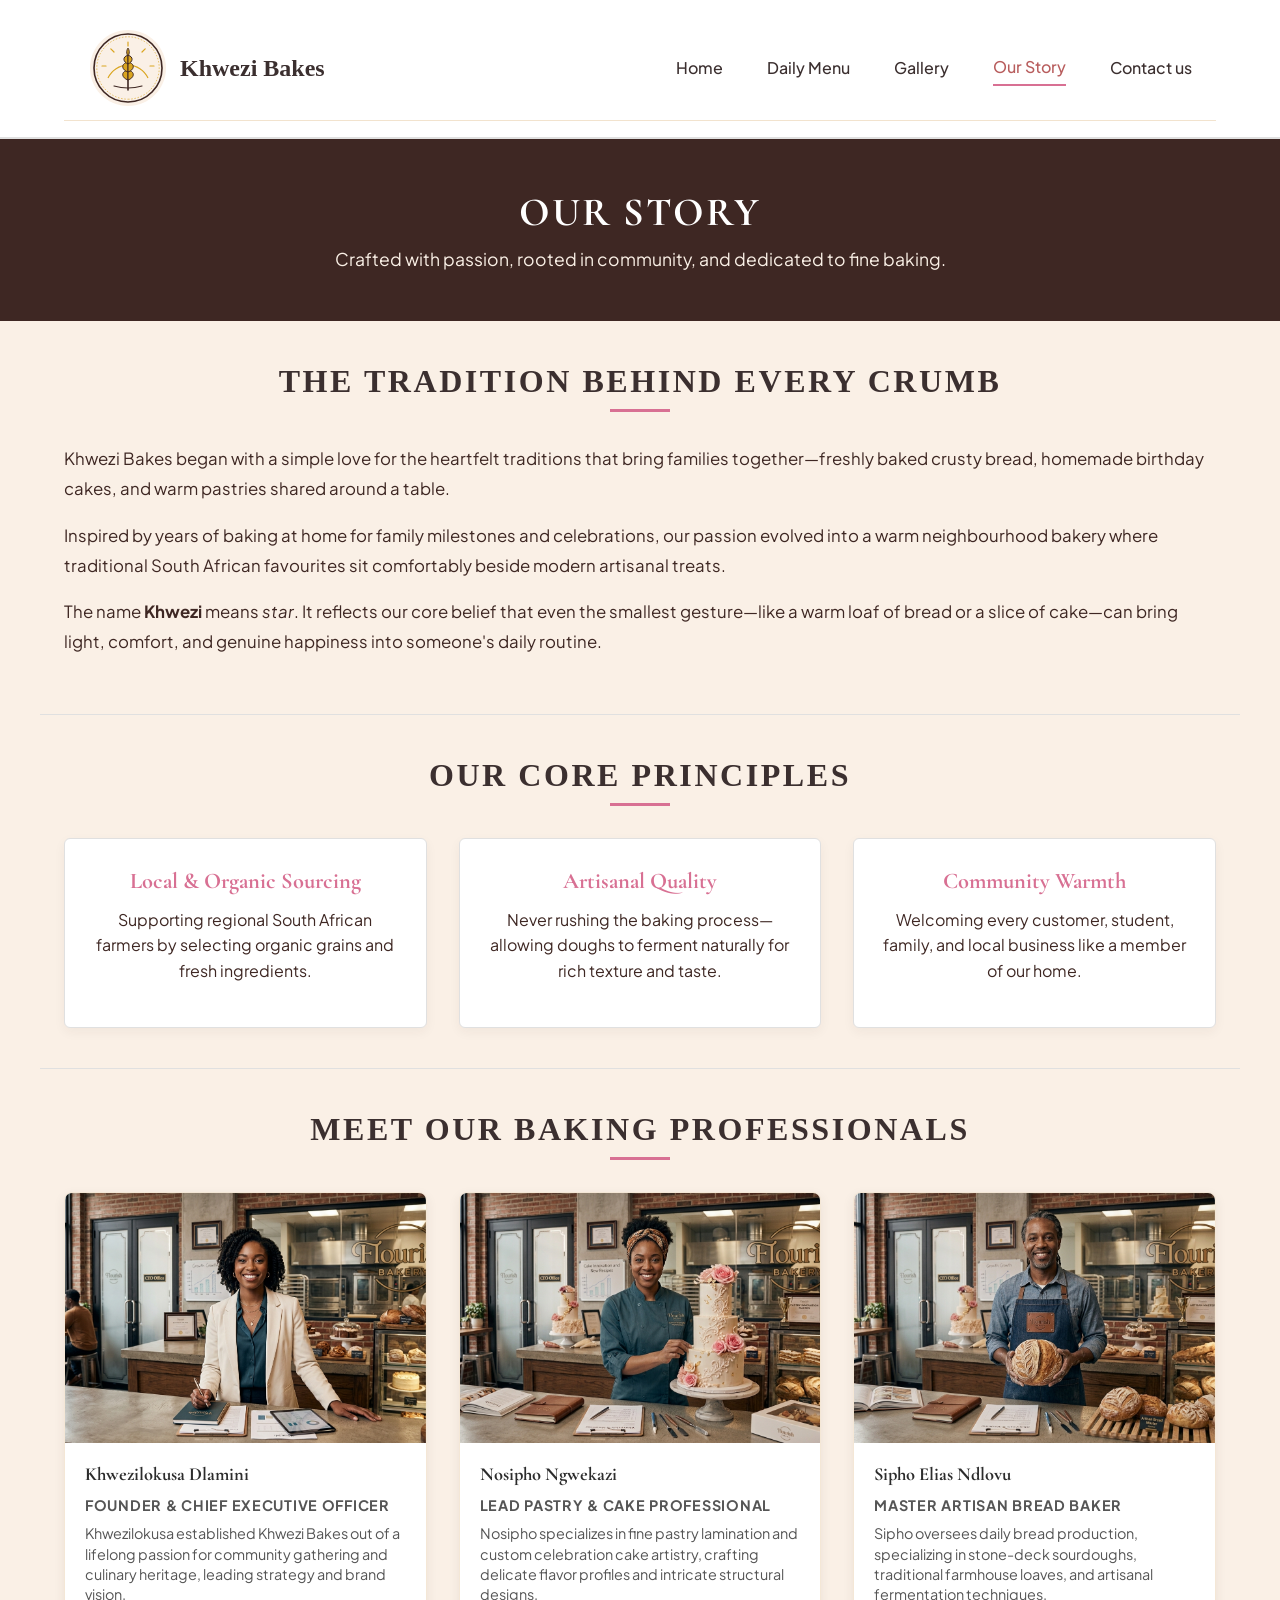
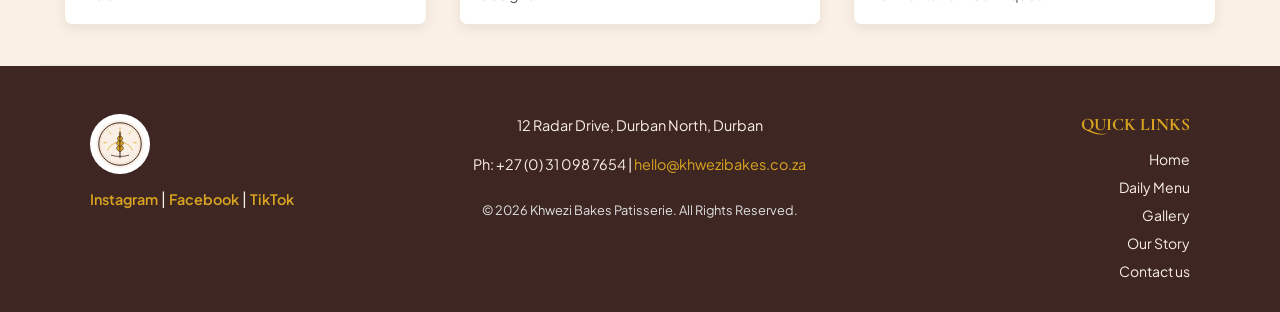
<file: story.html>
<!DOCTYPE html>
<html lang="en">

<head>
    <meta charset="UTF-8">
    <meta name="viewport" content="width=device-width, initial-scale=1.0">
    <title>Khwezi Bakes | Artisanal Bakery & Custom Cakes</title>
    <meta name="description"
        content="Khwezi Bakes offers fresh artisanal breads, flaky pastries, and custom celebration cakes in Durban North. Visit our daily menu and order today!">


    


    <!-- Open Graph Tags for Social Media Sharing -->
    <meta property="og:title" content="Khwezi Bakes | Artisanal Bakery">
    <meta property="og:description" content="Bringing warmth, light, and fresh baking to your family table.">
    <meta property="og:image" content="_images/logo.svg">
    <link rel="stylesheet" href="css_assets/styles.css">
</head>

<body>


    <!--Source Attribution: Code adapted from AI Collaborator (Gemini) assistance. Date Accessed: October 2026.-->


    <!-- HEADER & NAVIGATION -->
   <header>
    <div id="navigation">
        <div class="nav-container">
            <!-- Logo + Title -->
            <a href="index.html" class="brand-link">
                <img src="_images/logo.svg" alt="Khwezi Bakes Logo" class="nav-logo">
                <h1>Khwezi Bakes</h1>
            </a>
            
            <!-- Mobile Hamburger Toggle Button -->
            <button class="hamburger-toggle" id="hamburgerToggle" aria-label="Toggle Navigation Menu">
                <span class="bar"></span>
                <span class="bar"></span>
                <span class="bar"></span>
            </button>

            <!-- Navigation Links -->
            <nav class="nav-links" id="navLinks">
                <a href="index.html">Home</a>
                <a href="menu.html">Daily Menu</a>
                <a href="gallery.html">Gallery</a>
                <a href="story.html" class="active">Our Story</a>
                <a href="contact.html">Contact us</a>
            </nav>
        </div>
    </div>
</header>

    <main>
        <!-- PAGE HERO / HEADER -->
        <section class="page-title-section">
            <h2>Our Story</h2>
            <p>Crafted with passion, rooted in community, and dedicated to fine baking.</p>
        </section>

        <!-- BAKERY NARRATIVE -->
        <section class="section-container narrative-section">
            <h2 class="section-title">THE TRADITION BEHIND EVERY CRUMB</h2>
            <div class="story-summary-content narrative-content">
                <p>Khwezi Bakes began with a simple love for the heartfelt traditions that bring families
                    together—freshly baked crusty bread, homemade birthday cakes, and warm pastries shared around a
                    table.</p>
                <p>Inspired by years of baking at home for family milestones and celebrations, our passion evolved into
                    a warm neighbourhood bakery where traditional South African favourites sit comfortably beside modern
                    artisanal treats.</p>
                <p>The name <strong>Khwezi</strong> means <em>star</em>. It reflects our core belief that even the
                    smallest gesture—like a warm loaf of bread or a slice of cake—can bring light, comfort, and genuine
                    happiness into someone's daily routine.</p>
            </div>
        </section>

        <!-- OUR PRINCIPLES -->
        <section class="section-container values-section">
            <h2 class="section-title">OUR CORE PRINCIPLES</h2>
            <div class="card-grid-3">
                <div class="value-card">
                    <h3>Local & Organic Sourcing</h3>
                    <p>Supporting regional South African farmers by selecting organic grains and fresh ingredients.</p>
                </div>
                <div class="value-card">
                    <h3>Artisanal Quality</h3>
                    <p>Never rushing the baking process—allowing doughs to ferment naturally for rich texture and taste.
                    </p>
                </div>
                <div class="value-card">
                    <h3>Community Warmth</h3>
                    <p>Welcoming every customer, student, family, and local business like a member of our home.</p>
                </div>
            </div>
        </section>

        <!-- MEET THE TEAM SECTION -->
        <section class="section-container team-section">
            <h2 class="section-title">MEET OUR BAKING PROFESSIONALS</h2>

            <div class="card-grid-3">
                <article class="item-card team-profile">
                    <img src="_images/team-1.jpg" alt="Khwezilokusa Dlamini" class="responsive-img">
                    <div class="card-body">
                        <h3>Khwezilokusa Dlamini</h3>
                        <p class="role-title">Founder & Chief Executive Officer</p>
                        <p>Khwezilokusa established Khwezi Bakes out of a lifelong passion for community gathering and
                            culinary heritage, leading strategy and brand vision.</p>
                    </div>
                </article>

                <article class="item-card team-profile">
                    <img src="_images/team-2.jpg" alt="Nosipho Ngwekazi" class="responsive-img">
                    <div class="card-body">
                        <h3>Nosipho Ngwekazi</h3>
                        <p class="role-title">Lead Pastry & Cake Professional</p>
                        <p>Nosipho specializes in fine pastry lamination and custom celebration cake artistry, crafting
                            delicate flavor profiles and intricate structural designs.</p>
                    </div>
                </article>

                <article class="item-card team-profile">
                    <img src="_images/team-3.jpg" alt="Sipho Elias Ndlovu" class="responsive-img">
                    <div class="card-body">
                        <h3>Sipho Elias Ndlovu</h3>
                        <p class="role-title">Master Artisan Bread Baker</p>
                        <p>Sipho oversees daily bread production, specializing in stone-deck sourdoughs, traditional
                            farmhouse loaves, and artisanal fermentation techniques.</p>
                    </div>
                </article>
            </div>
        </section>

        
    </main>

    <!-- IMAGE LIGHTBOX MODAL -->
    <div id="imageModal" class="image-modal">
        <span class="close-modal">&times;</span>
        <img class="modal-content" id="modalImg" alt="Enlarged Cake Preview">
    </div>

    <!-- FOOTER -->
    <footer class="site-footer">
        <div class="footer-container">
            <div class="footer-col footer-left">
                <img src="_images/logo.svg" alt="Khwezi Bakes Logo" class="footer-logo">
                <div class="social-links">
                    <a href="https://www.instagram.com/khwezibakes_sa/" target="_blank"
                        rel="noopener noreferrer">Instagram</a> |
                    <a href="https://www.facebook.com/share/19zCnnTtfj/" target="_blank"
                        rel="noopener noreferrer">Facebook</a> |
                    <a href="https://www.tiktok.com/@khwezi.bakes.pati" target="_blank"
                        rel="noopener noreferrer">TikTok</a>
                </div>
            </div>

            <div class="footer-col footer-center">
                <p class="footer-address">12 Radar Drive, Durban North, Durban</p>
                <p class="footer-contact">Ph: +27 (0) 31 098 7654 | <a
                        href="mailto:hello@khwezibakes.co.za">hello@khwezibakes.co.za</a></p>
                <p class="copyright">&copy; 2026 Khwezi Bakes Patisserie. All Rights Reserved.</p>
            </div>

            <div class="footer-col footer-right">
                <h4>QUICK LINKS</h4>
                <div class="footer-nav">
                    <a href="index.html">Home</a>
                    <a href="menu.html">Daily Menu</a>
                    <a href="gallery.html">Gallery</a>
                    <a href="story.html">Our Story</a>
                    <a href="contact.html">Contact us</a>
                </div>
            </div>
        </div>
    </footer>
    <script src="script.js"></script>
</body>

</html>
</file>
<file: css_assets/styles.css>
/* 
  Source Attribution:
  Code adapted from AI Collaborator (Gemini) assistance.
  Reason: Implemented to style active filter buttons and handle smooth fade-and-scale transition animations for menu item filtering.
  Date Accessed: October 2026.
*/

/* Fonts  */
@import url('https://fonts.googleapis.com/css2?family=Cormorant+Garamond:ital,wght@0,400;0,600;0,700;1,400&family=Plus+Jakarta+Sans:wght@400;600;700&display=swap');

/* 1.CSS Variables */
* {
    margin: 0;
    padding: 0;
    box-sizing: border-box;
}

:root {
    --bg-cream: #FAF0E6;
    --text-chocolate: #3E2723;
    --accent-terracotta: #D87093;
    --accent-wheat: #DAA520;
    --border-gray: #E0E0E0;
    --white: #FFFFFF;
    
    --font-heading: 'Cormorant Garamond', serif;
    --font-body: 'Plus Jakarta Sans', sans-serif;
}

body {
    font-family: var(--font-body);
    background-color: var(--bg-cream);
    color: var(--text-chocolate);
    line-height: 1.6;
    font-size: 1rem;
}

/* 2. Typography */
h1, h2, h3, h4 {
    font-family: var(--font-heading);
    color: var(--text-chocolate);
    font-weight: 700;
    line-height: 1.25;
}

h1 {
    font-size: 2.2rem;
}

h2.section-title {
    font-size: 2rem;
    text-align: center;
    text-transform: uppercase;
    letter-spacing: 0.08em;
    margin-bottom: 1.5rem;
    position: relative;
    padding-bottom: 0.5rem;
}

h2.section-title::after {
    content: '';
    display: block;
    width: 60px;
    height: 3px;
    background-color: var(--accent-terracotta);
    margin: 0.5rem auto 0 auto;
}

h3 {
    font-size: 1.4rem;
    margin-bottom: 0.5rem;
}

p {
    margin-bottom: 1rem;
}

/* 3. Responsive images & media */
.responsive-img, img {
    max-width: 100%;
    height: auto;
    display: block;
}

/* 4. Buttons and interactive elements */
.btn {
    display: inline-block;
    padding: 0.75rem 1.75rem;
    font-family: var(--font-body);
    font-weight: 600;
    text-decoration: none;
    text-transform: uppercase;
    font-size: 0.875rem;
    letter-spacing: 0.05em;
    border-radius: 4px;
    transition: all 0.3s ease;
    cursor: pointer;
    border: 2px solid transparent;
}

.btn-primary {
    background-color: var(--accent-terracotta);
    color: var(--white);
}

.btn-primary:hover,
.btn-primary:focus {
    background-color: var(--text-chocolate);
    color: var(--bg-cream);
}

.btn-secondary {
    background-color: transparent;
    border-color: var(--text-chocolate);
    color: var(--text-chocolate);
}

.btn-secondary:hover,
.btn-secondary:focus {
    background-color: var(--text-chocolate);
    color: var(--bg-cream);
}

/* 5. Header and navigation table structure */
header {
    background-color: var(--white);
    border-bottom: 2px solid var(--border-gray);
    padding: 1rem 5%;
    position: sticky;
    top: 0;
    z-index: 100;
}

#navigation table {
    width: 100%;
    border-collapse: collapse;
}

#navigation td {
    vertical-align: middle;
}

td.logo-cell {
    width: 100px;
}

#navigation img {
    max-width: 80px;
    height: auto;
    display: block;
}

nav {
    text-align: right;
}

nav a {
    text-decoration: none;
    color: var(--text-chocolate);
    font-weight: 600;
    margin-left: 1.25rem;
    padding: 0.25rem 0;
    transition: color 0.3s ease;
}

nav a:hover,
nav a:focus {
    color: var(--accent-terracotta);
}

nav a.active {
    color: var(--accent-terracotta);
    border-bottom: 2px solid var(--accent-terracotta);
}

/*6. Layout and containers */
.section-container {
    max-width: 1100px;
    margin: 0 auto;
    padding: 3.5rem 1.5rem;
    border-bottom: 1px solid var(--border-gray);
}

.cta-wrap {
    text-align: center;
    margin-top: 2rem;
}

/*  7. Page title and hero sections*/
.page-title-section {
    background-color: var(--text-chocolate);
    color: var(--white);
    text-align: center;
    padding: 3rem 1.5rem;
}

.page-title-section h2 {
    font-size: 2.5rem;
    color: var(--white);
    text-transform: uppercase;
    letter-spacing: 0.05em;
    margin-bottom: 0.5rem;
}

.page-title-section p {
    font-size: 1.1rem;
    color: var(--bg-cream);
    margin-bottom: 0;
}

.hero-section {
    background: linear-gradient(rgba(62, 39, 35, 0.65), rgba(62, 39, 35, 0.65)), url('../_images/hero-bg.jpg') center/cover no-repeat;
    color: var(--white);
    text-align: center;
    padding: 5rem 1.5rem;
}

.hero-section h2 {
    font-size: 3rem;
    color: var(--white);
    margin-bottom: 1rem;
}

.hero-section p {
    font-size: 1.25rem;
    max-width: 700px;
    margin: 0 auto 2rem auto;
    color: var(--bg-cream);
}

/* 8. Menu / category filters */
.filter-section {
    padding: 2rem 1.5rem;
}

.filter-group {
    display: flex;
    justify-content: center;
    flex-wrap: wrap;
    gap: 0.75rem;
}

.filter-btn {
    background-color: var(--white);
    border: 1px solid var(--text-chocolate);
    color: var(--text-chocolate);
    padding: 0.6rem 1.25rem;
    font-family: var(--font-body);
    font-size: 0.9rem;
    font-weight: 600;
    border-radius: 20px;
    cursor: pointer;
    transition: all 0.3s ease;
}

.filter-btn:hover,
.filter-btn.active {
    background-color: var(--text-chocolate);
    color: var(--white);
}

/* 9. SPECIAL OF THE DAY / FEATURED BANNERS */
.special-card {
    background-color: var(--white);
    border: 1px solid var(--border-gray);
    border-radius: 6px;
    display: flex;
    gap: 2rem;
    padding: 2rem;
    align-items: center;
    box-shadow: 0 4px 12px rgba(62, 39, 35, 0.05);
}

.special-image-wrap {
    flex: 1;
    max-width: 400px;
}

.special-image-wrap img {
    border-radius: 4px;
    width: 100%;
    height: 260px;
    object-fit: cover;
}

.special-details {
    flex: 1.2;
}

.price-tag {
    font-size: 1.25rem;
    font-weight: 700;
    color: var(--accent-terracotta);
    margin: 0.75rem 0 1.25rem 0;
}

/* 10. CARDS & GRID LAYOUTS (Products, Gallery, Team, Principles) */
.card-grid-3 {
    display: grid;
    grid-template-columns: repeat(3, 1fr);
    gap: 2rem;
    margin-top: 1.5rem;
}

.item-card {
    background-color: var(--white);
    border: 1px solid var(--border-gray);
    border-radius: 6px;
    overflow: hidden;
    box-shadow: 0 4px 12px rgba(62, 39, 35, 0.05);
    display: flex;
    flex-direction: column;
}

.item-card img {
    width: 100%;
    height: 220px;
    object-fit: cover;
}

.card-body {
    padding: 1.5rem;
    display: flex;
    flex-direction: column;
    flex-grow: 1;
    justify-content: space-between;
}

.narrative-content p {
    font-size: 1.05rem;
    line-height: 1.8;
}

.value-card {
    background-color: var(--white);
    border: 1px solid var(--border-gray);
    border-radius: 6px;
    padding: 1.75rem;
    box-shadow: 0 4px 12px rgba(62, 39, 35, 0.05);
    text-align: center;
}

.value-card h3 {
    color: var(--accent-terracotta);
    margin-bottom: 0.75rem;
}

.role-title {
    font-weight: 700;
    color: var(--accent-terracotta);
    font-size: 0.9rem;
    text-transform: uppercase;
    letter-spacing: 0.05em;
    margin-bottom: 0.75rem;
}

/* 11. FORMS & ESTIMATOR STYLES */
.estimator-card {
    background-color: var(--white);
    border: 1px solid var(--border-gray);
    border-radius: 6px;
    padding: 2.5rem;
    max-width: 750px;
    margin: 0 auto;
    box-shadow: 0 4px 12px rgba(62, 39, 35, 0.05);
}

.form-row {
    display: flex;
    gap: 1.5rem;
}

.form-row .form-group {
    flex: 1;
}

.form-group {
    margin-bottom: 1.5rem;
}

.form-group label {
    display: block;
    font-weight: 600;
    margin-bottom: 0.5rem;
    color: var(--text-chocolate);
}

.form-control {
    width: 100%;
    padding: 0.75rem 1rem;
    font-family: var(--font-body);
    font-size: 1rem;
    color: var(--text-chocolate);
    background-color: var(--bg-cream);
    border: 1px solid var(--border-gray);
    border-radius: 4px;
    outline: none;
    transition: border-color 0.3s ease;
}

.form-control:focus {
    border-color: var(--accent-terracotta);
}

textarea.form-control {
    resize: vertical;
    min-height: 120px;
}

.estimate-result {
    text-align: center;
    background-color: var(--bg-cream);
    padding: 1.25rem;
    border-radius: 4px;
    margin-top: 2rem;
    border: 1px dashed var(--accent-terracotta);
}

.estimate-result p {
    margin-bottom: 0;
    font-size: 1.1rem;
}

.estimate-price {
    font-size: 1.5rem;
    font-weight: 700;
    color: var(--accent-terracotta);
}

/*12. CONTACT INFO & MAP SECTION */
.contact-grid {
    display: grid;
    grid-template-columns: 1fr 1fr;
    gap: 2rem;
}

.info-card, .map-card {
    background-color: var(--white);
    border: 1px solid var(--border-gray);
    border-radius: 6px;
    padding: 2rem;
    box-shadow: 0 4px 12px rgba(62, 39, 35, 0.05);
}

.info-block {
    margin-bottom: 1.75rem;
}

.info-block:last-child {
    margin-bottom: 0;
}

.info-block h3, .map-card h3 {
    color: var(--accent-terracotta);
    margin-bottom: 0.75rem;
    border-bottom: 1px solid var(--border-gray);
    padding-bottom: 0.5rem;
}

.info-block a {
    color: var(--text-chocolate);
    text-decoration: none;
    font-weight: 600;
}

.info-block a:hover {
    color: var(--accent-terracotta);
}

.map-wrapper {
    border-radius: 4px;
    overflow: hidden;
    margin-top: 0.5rem;
}

/* 13. SITE FOOTER */
.site-footer {
    background-color: var(--text-chocolate);
    color: var(--bg-cream);
    padding: 3rem 5% 1.5rem 5%;
}

.footer-container {
    max-width: 1100px;
    margin: 0 auto;
    display: flex;
    justify-content: space-between;
    align-items: flex-start;
    gap: 2rem;
}

.footer-col {
    flex: 1;
}

.footer-logo {
    width: 60px;
    height: 60px;
    object-fit: contain;
    margin-bottom: 0.75rem;
    background-color: var(--white);
    padding: 5px;
    border-radius: 50%;
}

.social-links a {
    color: var(--accent-wheat);
    text-decoration: none;
    font-size: 0.9rem;
    font-weight: 600;
}

.social-links a:hover {
    color: var(--accent-terracotta);
}

.footer-center {
    text-align: center;
    font-size: 0.9rem;
}

.footer-center a {
    color: var(--accent-wheat);
    text-decoration: none;
}

.copyright {
    margin-top: 1.5rem;
    font-size: 0.8rem;
    color: var(--border-gray);
}

.footer-right {
    text-align: right;
}

.footer-right h4 {
    color: var(--accent-wheat);
    font-size: 1.1rem;
    margin-bottom: 0.75rem;
}

.footer-nav a {
    display: block;
    color: var(--bg-cream);
    text-decoration: none;
    font-size: 0.875rem;
    margin-bottom: 0.35rem;
}

.footer-nav a:hover {
    color: var(--accent-terracotta);
}

/* 14. RESPONSIVE BREAKPOINTS */
@media screen and (max-width: 900px) {
    .card-grid-3 {
        grid-template-columns: repeat(2, 1fr);
    }

    .contact-grid {
        grid-template-columns: 1fr;
    }

    .special-card {
        flex-direction: column;
        text-align: center;
    }

    .special-image-wrap {
        max-width: 100%;
        width: 100%;
    }

    .footer-container {
        flex-direction: column;
        text-align: center;
        gap: 2rem;
    }

    .footer-right {
        text-align: center;
    }
}

@media screen and (max-width: 768px) {
    #navigation table, 
    #navigation tr, 
    #navigation td {
        display: block;
        width: 100%;
        text-align: center;
    }

    #navigation img {
        margin: 0 auto;
    }

    nav {
        text-align: center;
        margin-top: 15px;
    }

    nav a {
        display: inline-block;
        margin: 5px;
    }

    .card-grid-3 {
        grid-template-columns: 1fr;
    }

    .form-row {
        flex-direction: column;
        gap: 0;
    }

    .estimator-card {
        padding: 1.5rem;
    }

    .hero-section h2 {
        font-size: 2.2rem;
    }
}

/* 
   MENU FILTERING STYLES & ANIMATIONS
   */

/* Active & Hover States for Filter Buttons */
.filter-btn {
    background-color: #f8f9fa;
    border: 2px solid #d3a15c;
    color: #333;
    border-radius: 20px;
    font-weight: 600;
    transition: all 0.3s ease;
}

.filter-btn:hover,
.filter-btn.active {
    background-color: #d3a15c;
    color: #ffffff;
    box-shadow: 0 4px 8px rgba(0, 0, 0, 0.1);
}

/* Card Animation Base */
.item-card {
    transition: opacity 0.4s ease, transform 0.4s ease;
    opacity: 1;
    transform: scale(1);
}

/* Hidden Card Animation State */
.item-card.is-hidden {
    opacity: 0;
    transform: scale(0.92);
    display: none !important;
}

/*HERO SLIDESHOW STYLES */
.hero-slideshow-container {
    position: relative;
    height: 450px;
    width: 100%;
    overflow: hidden;
    display: flex;
    align-items: center;
    justify-content: center;
    text-align: center;
    color: #ffffff;
}

/* Individual Slide Backgrounds */
.hero-slide {
    position: absolute;
    top: 0;
    left: 0;
    width: 100%;
    height: 100%;
    background-size: cover;
    background-position: center;
    opacity: 0;
    transition: opacity 1.2s ease-in-out;
    z-index: 1;
}

/* Active slide becomes visible */
.hero-slide.active {
    opacity: 1;
}

/* Dark overlay so white text stands out clearly against photos */
.hero-overlay {
    position: absolute;
    top: 0;
    left: 0;
    width: 100%;
    height: 100%;
    background-color: rgba(0, 0, 0, 0.45);
    z-index: 2;
}

/* Ensure text sits above background images and overlay */
.hero-content {
    position: relative;
    z-index: 3;
    max-width: 800px;
    padding: 0 20px;
}

.hero-content h1 {
    font-size: 2.5rem;
    margin-bottom: 15px;
    color: #ffffff;
}

.hero-content p {
    font-size: 1.15rem;
    margin-bottom: 25px;
}

/*CUSTOM CAKE PRICE ESTIMATOR STYLES */
.price-estimator-section {
    max-width: 650px;
    margin: 40px auto;
    padding: 30px;
    background-color: #ffffff;
    border-radius: 8px;
    box-shadow: 0 4px 15px rgba(0, 0, 0, 0.08);
}

.estimator-form {
    display: flex;
    flex-direction: column;
    gap: 15px;
    margin-top: 20px;
}

.estimator-form label {
    font-weight: 600;
    color: #333333;
    font-size: 0.95rem;
    margin-bottom: -5px;
}

.estimator-form select {
    width: 100%;
    padding: 12px 15px;
    border: 1.5px solid #d3a15c;
    border-radius: 6px;
    background-color: #fdfdfd;
    font-size: 1rem;
    color: #444444;
    outline: none;
    transition: border-color 0.3s ease, box-shadow 0.3s ease;
}

.estimator-form select:focus {
    border-color: #b8833e;
    box-shadow: 0 0 6px rgba(211, 161, 92, 0.4);
}

.estimator-result {
    margin-top: 25px;
    padding: 20px;
    background-color: #fdf8f2;
    border: 2px dashed #d3a15c;
    border-radius: 8px;
    text-align: center;
}

.estimator-result h3 {
    margin: 0 0 8px 0;
    color: #2c2c2c;
    font-size: 1.3rem;
}

.estimator-result #estimatedPrice {
    color: #d3a15c;
    font-size: 1.6rem;
    font-weight: 700;
}

/*  Khwezi Bakes - Responsive Contact Page Styles */

/* Main Container & Layout Setup */
.contact-container,
.contact-section {
    width: 100%;
    max-width: 1200px;
    margin: 0 auto;
    padding: 2rem 5%;
    box-sizing: border-box;
}

/* Flex / Grid wrapper for Form + Info Columns */
.contact-wrapper,
.contact-grid {
    display: flex;
    flex-wrap: wrap;
    gap: 2.5rem;
    width: 100%;
}

.contact-info,
.contact-form-container {
    flex: 1 1 450px; /* Expands on desktop, shrinks on smaller screens */
    min-width: 0;   /* Prevents overflow from long text/links */
}

/* Form Elements Responsiveness */
.contact-form {
    width: 100%;
    display: flex;
    flex-direction: column;
    gap: 1.25rem;
}

.form-group {
    width: 100%;
    display: flex;
    flex-direction: column;
}

.contact-form input,
.contact-form select,
.contact-form textarea {
    width: 100%;
    max-width: 100%;
    padding: 0.85rem 1rem;
    box-sizing: border-box; /* Ensures padding doesn't cause overflow */
    font-size: 1rem;
    border: 1px solid #ddd;
    border-radius: 6px;
}

/* Embedded Google Map Responsiveness */
.map-container,
.map-container iframe {
    width: 100% !important;
    max-width: 100%;
    height: 300px;
    border: 0;
    border-radius: 8px;
}

/* Mobile Breakpoint Adjustments (Phones < 768px) */
@media screen and (max-width: 768px) {
    .contact-container,
    .contact-section {
        padding: 1.5rem 1rem;
    }

    .contact-wrapper,
    .contact-grid {
        flex-direction: column; /* Stacks contact details and form vertically */
        gap: 2rem;
    }

    .contact-info,
    .contact-form-container {
        flex: 1 1 100%;
        width: 100%;
    }

    .section-title {
        font-size: 1.6rem;
    }

    .btn-submit,
    .contact-form button[type="submit"] {
        width: 100%; /* Full-width button on mobile touchscreens */
        padding: 0.9rem;
    }
}

/* Container image overflow wrapper */
.item-card {
    overflow: hidden; /* Keeps the enlarged image inside the rounded card corners */
}

/* Base image transition */
.item-card img.responsive-img {
    transition: transform 0.4s ease-in-out, filter 0.4s ease-in-out;
    will-change: transform;
}

/* Image Pop-Up / Zoom on Hover */
.item-card:hover img.responsive-img {
    transform: scale(1.08); /* Scales up the image inside the card */
    filter: brightness(1.03); /* Slightly enhances brightness on hover */
}

/* ==========================================
   Khwezi Bakes - Gallery & Estimator Styling
   ========================================== */

.section-container {
    width: 100%;
    max-width: 1200px;
    margin: 0 auto;
    padding: 2.5rem 1.5rem;
    box-sizing: border-box;
}

.section-title {
    text-align: center;
    font-family: serif;
    letter-spacing: 2px;
    color: #3b2f2f;
    margin-bottom: 2rem;
    font-size: 2rem;
}

/* 3-Column CSS Grid with Auto-fit Reflow */
.card-grid-3 {
    display: grid;
    grid-template-columns: repeat(auto-fit, minmax(300px, 1fr));
    gap: 2rem;
    width: 100%;
}

/* Individual Card Styling */
.item-card {
    background-color: #ffffff;
    border-radius: 8px;
    overflow: hidden;
    box-shadow: 0 4px 12px rgba(59, 47, 47, 0.08);
    display: flex;
    flex-direction: column;
    border: 1px solid rgba(211, 161, 92, 0.25);
    transition: transform 0.3s ease, box-shadow 0.3s ease;
}

/* Hover Zoom Effect on Images */
.item-card img.responsive-img {
    width: 100%;
    height: 250px;
    object-fit: cover;
    display: block;
    cursor: pointer;
    transition: transform 0.4s ease, filter 0.4s ease;
}

.item-card:hover img.responsive-img {
    transform: scale(1.06);
    filter: brightness(1.02);
}

.item-card:hover {
    transform: translateY(-5px);
    box-shadow: 0 8px 20px rgba(59, 47, 47, 0.15);
}

/* Card Content Flexbox */
.card-body {
    padding: 1.25rem;
    display: flex;
    flex-direction: column;
    flex-grow: 1;
    gap: 0.5rem;
}

.card-body h3 {
    font-size: 1.15rem;
    color: #2c2c2c;
    margin: 0;
    font-weight: 700;
    line-height: 1.3;
}

.card-body p {
    font-size: 0.9rem;
    color: #555555;
    line-height: 1.4;
    margin: 0;
}

.card-body .price-tag {
    font-size: 0.95rem;
    font-weight: 600;
    color: #b85d5d;
    margin-top: auto;
    padding-top: 0.75rem;
    border-top: 1px solid #f2f2f2;
}

/* Fullscreen Pop-Up Lightbox Modal */
.image-modal {
    display: none;
    position: fixed;
    z-index: 2000;
    top: 0;
    left: 0;
    width: 100%;
    height: 100%;
    background-color: rgba(0, 0, 0, 0.85);
    justify-content: center;
    align-items: center;
}

.modal-content {
    max-width: 90%;
    max-height: 85vh;
    border-radius: 8px;
    box-shadow: 0 5px 25px rgba(0, 0, 0, 0.5);
    animation: zoomIn 0.3s ease;
}

.close-modal {
    position: absolute;
    top: 20px;
    right: 35px;
    color: #ffffff;
    font-size: 40px;
    font-weight: bold;
    cursor: pointer;
}

@keyframes zoomIn {
    from { transform: scale(0.7); opacity: 0; }
    to { transform: scale(1); opacity: 1; }
}

/* Responsive Breakpoint for Mobile Screens */
@media screen and (max-width: 768px) {
    .card-grid-3 {
        grid-template-columns: 1fr;
    }
}

/* ==========================================
   Khwezi Bakes - Navigation & Hamburger Menu
   ========================================== */

#navigation {
    background-color: #ffffff;
    border-bottom: 1px solid rgba(211, 161, 92, 0.3);
    padding: 1rem 5%;
    position: relative;
    z-index: 1000;
}

.nav-container {
    display: flex;
    justify-content: space-between;
    align-items: center;
    max-width: 1200px;
    margin: 0 auto;
}

.brand-link {
    display: flex;
    align-items: center;
    gap: 1rem;
    text-decoration: none;
}

.nav-logo {
    height: 45px;
    width: auto;
}

.brand-link h1 {
    font-family: serif;
    font-size: 1.6rem;
    color: #3b2f2f;
    margin: 0;
}

/* Desktop Navigation Links */
.nav-links {
    display: flex;
    gap: 1.5rem;
    align-items: center;
}

.nav-links a {
    text-decoration: none;
    color: #3b2f2f;
    font-weight: 500;
    font-size: 1rem;
    transition: color 0.2s ease;
}

.nav-links a:hover,
.nav-links a.active {
    color: #b85d5d;
}

/* Hamburger Button Hidden on Desktop */
.hamburger-toggle {
    display: none;
    flex-direction: column;
    justify-content: space-between;
    width: 30px;
    height: 21px;
    background: transparent;
    border: none;
    cursor: pointer;
    padding: 0;
    z-index: 1100;
}

.hamburger-toggle .bar {
    height: 3px;
    width: 100%;
    background-color: #3b2f2f;
    border-radius: 2px;
    transition: all 0.3s ease-in-out;
}

/* Mobile Viewport Styles (< 768px) */
@media screen and (max-width: 768px) {
    .hamburger-toggle {
        display: flex;
    }

    .nav-links {
        position: absolute;
        top: 100%;
        left: 0;
        width: 100%;
        background-color: #ffffff;
        flex-direction: column;
        align-items: center;
        gap: 0;
        max-height: 0;
        overflow: hidden;
        transition: max-height 0.4s ease-in-out, box-shadow 0.3s ease;
        box-shadow: 0 10px 15px rgba(0, 0, 0, 0.05);
    }

    .nav-links a {
        width: 100%;
        text-align: center;
        padding: 1rem 0;
        border-top: 1px solid #f8f8f8;
    }

    /* Active Dropdown State */
    .nav-links.active {
        max-height: 350px;
    }

    /* Animated 'X' Icon Transformation */
    .hamburger-toggle.active .bar:nth-child(1) {
        transform: translateY(9px) rotate(45deg);
    }

    .hamburger-toggle.active .bar:nth-child(2) {
        opacity: 0;
    }

    .hamburger-toggle.active .bar:nth-child(3) {
        transform: translateY(-9px) rotate(-45deg);
    }
}

/* Mobile Viewport Styles (< 768px) */
@media screen and (max-width: 768px) {
    .hamburger-toggle {
        display: flex;
    }

    /* Completely hide menu by default on mobile */
    .nav-links {
        display: none; 
        position: absolute;
        top: 100%;
        left: 0;
        width: 100%;
        background-color: #ffffff;
        flex-direction: column;
        align-items: center;
        box-shadow: 0 10px 15px rgba(0, 0, 0, 0.08);
        z-index: 1000;
    }

    /* Show menu when the JavaScript toggles the .active class */
    .nav-links.active {
        display: flex;
    }

    .nav-links a {
        width: 100%;
        text-align: center;
        padding: 1rem 0;
        border-top: 1px solid #f8f8f8;
    }

    /* Animated 'X' Icon Transformation */
    .hamburger-toggle.active .bar:nth-child(1) {
        transform: translateY(9px) rotate(45deg);
    }

    .hamburger-toggle.active .bar:nth-child(2) {
        opacity: 0;
    }

    .hamburger-toggle.active .bar:nth-child(3) {
        transform: translateY(-9px) rotate(-45deg);
    }
}

/* ==========================================
   MOBILE RESPONSIVENESS OVERRIDES (< 768px)
   ========================================== */

@media screen and (max-width: 768px) {
    /* 1. Force Hamburger Menu to Hide by Default */
    .nav-links {
        display: none !important;
        position: absolute;
        top: 100%;
        left: 0;
        width: 100%;
        background-color: #ffffff;
        flex-direction: column;
        align-items: center;
        box-shadow: 0 10px 20px rgba(0, 0, 0, 0.1);
        z-index: 1000;
        padding: 0;
        margin: 0;
    }

    /* Show links when active class is added by JavaScript */
    .nav-links.active {
        display: flex !important;
    }

    .nav-links a {
        width: 100%;
        text-align: center;
        padding: 1rem 0;
        border-top: 1px solid #f2f2f2;
    }

    /* Ensure hamburger toggle is visible */
    .hamburger-toggle {
        display: flex !important;
    }

    /* 2. Fix Contact Page & Map Overflow on Mobile */
    .contact-container,
    .contact-section,
    .section-container {
        width: 100% !important;
        max-width: 100% !important;
        padding-left: 10px !important;
        padding-right: 10px !important;
        box-sizing: border-box !important;
        overflow-x: hidden;
    }

    /* Prevent long text or address strings from breaking layout */
    .contact-info p, 
    .contact-info td, 
    .contact-info div {
        word-break: break-word;
        font-size: 0.95rem;
    }

    /* Make Google Maps iframe fully responsive and fit mobile screens */
    iframe, 
    .map-container iframe {
        width: 100% !important;
        max-width: 100% !important;
        height: 280px !important;
        border: none;
    }
}

/* ==========================================
   FINAL MOBILE HEADER FIX
   ========================================== */

@media screen and (max-width: 768px) {
    /* Ensure header container is relative for absolute menu positioning */
    #navigation {
        position: relative;
    }

    .nav-container {
        display: flex;
        justify-content: space-between;
        align-items: center;
        width: 100%;
    }

    /* Hide the navigation links completely by default */
    .nav-links {
        display: none !important;
        position: absolute;
        top: 100%;
        left: 0;
        width: 100%;
        background-color: #ffffff;
        flex-direction: column;
        align-items: center;
        box-shadow: 0 10px 20px rgba(0, 0, 0, 0.1);
        z-index: 1000;
        margin: 0;
        padding: 0;
    }

    /* Show the links only when JavaScript adds the .active class */
    .nav-links.active {
        display: flex !important;
    }

    .nav-links a {
        width: 100%;
        text-align: center;
        padding: 1rem 0;
        border-top: 1px solid #f2f2f2;
    }

    .hamburger-toggle {
        display: flex !important;
    }
}

/* ==========================================
   Header & Mobile Navigation Layout
   ========================================== */

#navigation {
    background-color: #ffffff;
    border-bottom: 1px solid rgba(211, 161, 92, 0.3);
    padding: 0.75rem 1.5rem;
    position: relative;
    z-index: 1000;
}

.nav-container {
    display: flex;
    justify-content: space-between;
    align-items: center;
    max-width: 1200px;
    margin: 0 auto;
}

.brand-link {
    display: flex;
    align-items: center;
    gap: 0.75rem;
    text-decoration: none;
}

.nav-logo {
    height: 40px;
    width: auto;
}

.brand-link h1 {
    font-family: serif;
    font-size: 1.5rem;
    color: #3b2f2f;
    margin: 0;
}

.nav-links {
    display: flex;
    gap: 1.5rem;
    align-items: center;
}

.nav-links a {
    text-decoration: none;
    color: #3b2f2f;
    font-weight: 500;
}

.nav-links a.active {
    color: #b85d5d;
}

.hamburger-toggle {
    display: none;
    flex-direction: column;
    justify-content: space-between;
    width: 28px;
    height: 20px;
    background: transparent;
    border: none;
    cursor: pointer;
    padding: 0;
}

.hamburger-toggle .bar {
    height: 3px;
    width: 100%;
    background-color: #3b2f2f;
    border-radius: 2px;
}

/* Mobile Screens Screen Adjustments */
@media screen and (max-width: 768px) {
    .hamburger-toggle {
        display: flex !important;
    }

    .nav-links {
        display: none !important;
        position: absolute;
        top: 100%;
        left: 0;
        width: 100%;
        background-color: #ffffff;
        flex-direction: column;
        align-items: center;
        box-shadow: 0 8px 15px rgba(0, 0, 0, 0.1);
        padding: 0;
        margin: 0;
    }

    .nav-links.active {
        display: flex !important;
    }

    .nav-links a {
        width: 100%;
        text-align: center;
        padding: 0.85rem 0;
        border-top: 1px solid #f2f2f2;
    }
}
</file>
